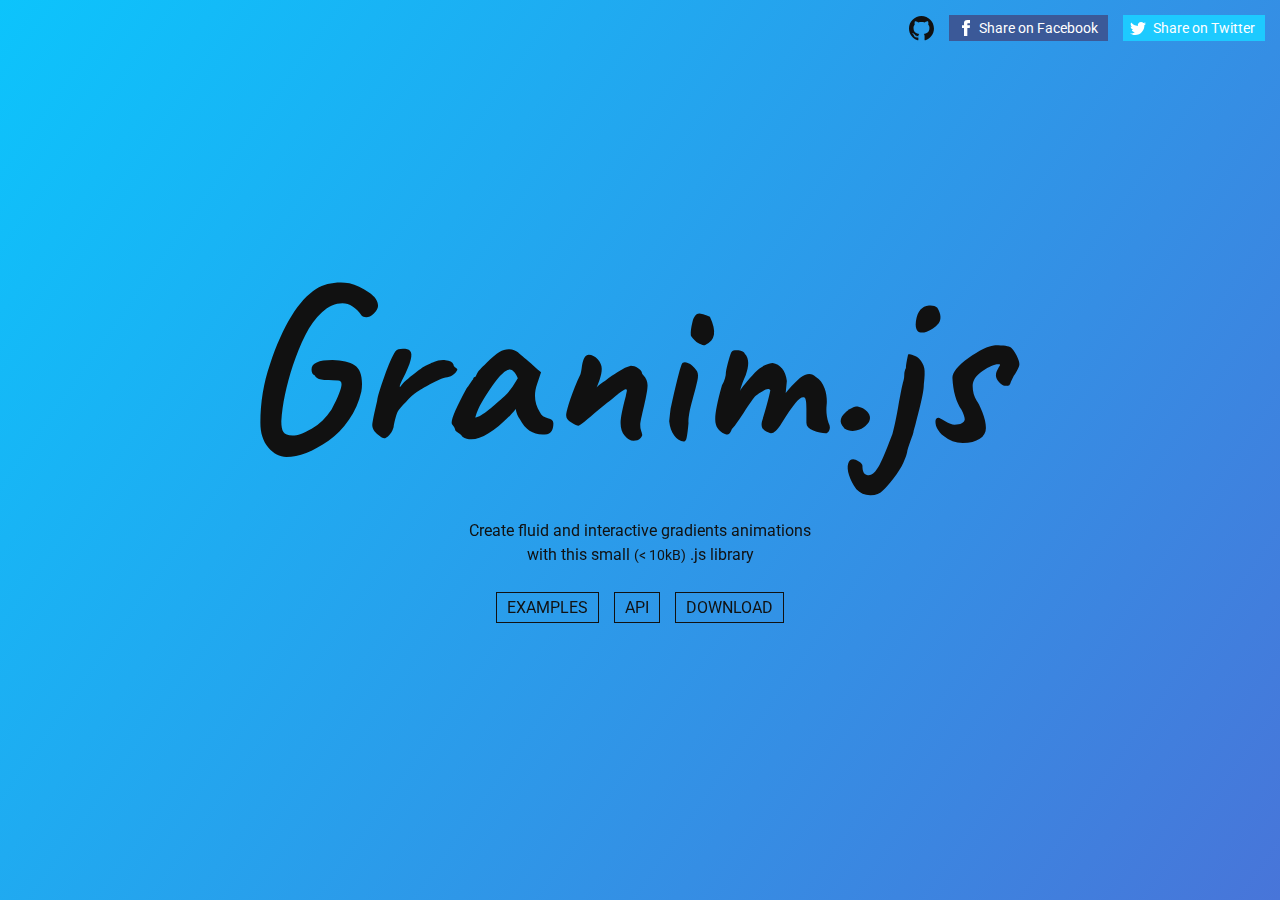
<file: granim.js-1.0.6/docs/index.html>
<!DOCTYPE html>
<html lang="en">
  <head>
    <title>Granim.js</title>
    <meta name="description" content="Create fluid and interactive gradients animations in javascript with this small library.">
    <meta charset="UTF-8">
    <meta name="viewport" content="user-scalable=no, width=device-width, initial-scale=1, maximum-scale=1">
    <link type="text/css" rel="stylesheet" href="assets/css/style.css">
    <link type="text/css" rel="stylesheet" href="https://fonts.googleapis.com/css?family=Roboto:400,400italic,700">
    <link rel="icon" href="favicon.ico" type="image/x-icon">
    <!-- Facebook Metas-->
    <meta property="og:url" content="http://sarcadass.github.io/granim.js">
    <meta property="og:type" content="website">
    <meta property="og:title" content="Granim.js">
    <meta property="og:description" content="Create fluid and interactive gradients animations with this small (&lt; 10kB) .js library">
    <meta property="og:image" content="http://sarcadass.github.io/granim.js/assets/img/social-image.png">
    <!-- Twitter Metas-->
    <meta property="twitter:card" content="summary_large_image">
    <meta property="twitter:creator" content="@Sarcadass">
    <meta property="twitter:title" content="Granim.js">
    <meta property="twitter:description" content="Create fluid and interactive gradients animations with this small (&lt; 10kB) .js library">
    <meta property="twitter:image" content="http://sarcadass.github.io/granim.js/assets/img/social-image.png">
    <meta property="twitter:image:width" content="1200">
    <meta property="twitter:image:height" content="630">
  </head>
  <body class="home">
    <div id="canvas-wrapper">
      <canvas id="granim-canvas"></canvas>
      <div class="content-wrapper">
        <div class="description-wrapper">
          <h1 class="title" title="granim.js"><svg xmlns="http://www.w3.org/2000/svg" viewBox="0 0 396.3 113.8">
<g>
<path d="M62.977,14.366c0,1.281-0.72,2.58-2.16,3.9c-1.44,1.32-2.741,1.98-3.9,1.98c-1.161,0-1.941-0.24-2.34-0.72
c-2.96-4.32-6.281-6.48-9.96-6.48c-3.681,0-7.2,1.56-10.56,4.68c-3.36,3.12-6.24,7.041-8.64,11.76c-2.4,4.721-4.521,9.92-6.36,15.6
c-3.44,10.481-5.441,20.082-6,28.801c0,2.561,0.36,4.439,1.08,5.64c0.72,1.2,2.299,1.8,4.74,1.8c2.439,0,5.719-1.18,9.84-3.54
c4.119-2.358,7.54-5.659,10.26-9.899c3.439-6.48,5.16-10.84,5.16-13.08c0-1.279-0.6-1.92-1.8-1.92c-4.001,0-6.881-0.16-8.64-0.48
c-1.761-0.318-2.921-1.08-3.48-2.279c-1.041-0.319-1.56-1.279-1.56-2.881c0-3.279,3.6-4.92,10.8-4.92
c5.04,0.161,8.838,1.041,11.4,2.641c2.559,1.601,3.84,4.841,3.84,9.72c0,1.44-0.12,2.76-0.36,3.96
c-1.2,5.279-3.36,10.14-6.48,14.58c-3.12,4.439-6.6,8.021-10.44,10.74c-8.082,5.598-15.321,8.398-21.72,8.398
c-3.521,0-6.641-1.619-9.36-4.859c-2.721-3.24-4.08-7.5-4.08-12.779c0-10.561,1.639-20.6,4.92-30.12
c6.799-20.16,14.799-33.16,24-39c3.439-2.16,7.639-3.24,12.6-3.24c1.279,0,2.76,0.12,4.44,0.36c3.36,0.881,6.66,2.4,9.9,4.56
C61.357,9.446,62.977,11.807,62.977,14.366z"/>
    <path d="M75.815,36.566c1.759,0,2.959,0.32,3.601,0.96c1.759,1.521,0.519,6.401-3.721,14.64c-1.361,2.721-1.8,4.08-1.319,4.08
    c0.879-1.519,3.019-3.6,6.42-6.24c3.399-2.64,5.538-4.179,6.42-4.619c0.879-0.439,1.818-0.859,2.82-1.26
c0.999-0.4,1.578-0.641,1.739-0.721c1.759-0.879,3.76-1.219,6-1.02c2.239,0.2,3.601,0.899,4.08,2.1c0,0.801,0.48,1.439,1.44,1.92
l0.6,0.721c0,0.641-0.561,1.46-1.68,2.459c-1.121,1.002-2.28,1.541-3.48,1.62c-1.199,0.081-2.621,0.501-4.26,1.261
c-1.641,0.761-3.221,1.56-4.74,2.399c-1.521,0.84-2.66,1.481-3.42,1.92c-0.761,0.44-1.74,1.021-2.939,1.74
c-2.241,1.521-4.241,3.32-6,5.399c-2.16,2.16-3.401,3.561-3.721,4.201c-0.561,0.561-1.14,2.021-1.74,4.379
c-0.6,2.361-0.9,3.822-0.9,4.381c-0.321,1.28-0.92,2.501-1.8,3.66c-0.881,1.16-1.74,1.859-2.58,2.1s-1.941-0.24-3.3-1.44
c-2.48-1.839-3.581-3.819-3.3-5.94c0.279-2.118,1.099-6.06,2.46-11.819c0.24-2.16,1.5-6.42,3.78-12.78
c2.28-6.359,4.179-10.659,5.7-12.9C72.774,36.968,74.054,36.566,75.815,36.566z"/>
    <path d="M102.815,78.566c0-0.721-0.521-1.72-1.561-3c-1.199-1.2,1.279-7.439,7.44-18.721c0.479-0.479,1.099-1.319,1.86-2.52
    c0.759-1.199,1.26-1.879,1.5-2.04c0-0.318,0.119-0.618,0.359-0.899c0.24-0.279,0.52-0.42,0.84-0.42l0.96-1.92
c0.319-0.721,1.879-2.439,4.681-5.16c2.799-2.719,5.04-4.6,6.72-5.641c1.68-1.039,3.399-1.519,5.16-1.439
c1.759,0.08,3.279,0.641,4.56,1.68c0.16,0.24,0.679,0.681,1.561,1.32c1.519,1.199,4.92,4.16,10.2,8.88l-2.04,6
c-1.842,5.28-1.361,10.16,1.439,14.64c0.799,1.68,2.16,2.682,4.08,3c1.92,0.32,2.88,1.2,2.88,2.641c0,3.281-1.08,5.16-3.24,5.64
c-6.239,0.881-10.92-1.681-14.04-7.681c-1.121-1.518-1.841-3.279-2.159-5.279c-0.561,0.801-1.481,1.841-2.761,3.119
c-10.88,11.041-19.121,14.761-24.72,11.16c-0.24-0.479-0.921-1.119-2.04-1.92C103.374,79.207,102.815,78.728,102.815,78.566z
    M131.015,47.246c-2.961,0-7.842,5.721-14.641,17.16c-1.2,1.92-2.279,4.439-3.239,7.561c1.278,0.16,3.759-1.279,7.439-4.32
c0.72-0.64,1.699-1.479,2.94-2.52c1.239-1.039,2.139-1.801,2.699-2.281c0.56-0.479,1.279-1.119,2.16-1.92
c1.519-1.518,2.88-3.158,4.08-4.92l2.641-4.319C133.734,48.728,132.375,47.246,131.015,47.246z"/>
    <path d="M190.415,46.286l3-0.96c1.2,0,2.46,0.42,3.779,1.26c1.32,0.84,1.98,1.701,1.98,2.58c0,0.24,0.24,0.561,0.72,0.961
    c1.44,1.52,2.16,3.281,2.16,5.279c0,2-0.62,5.58-1.86,10.74c-1.241,5.16-1.88,8.34-1.92,9.54c-0.041,1.2,0.12,2.28,0.48,3.239
c0.36,0.961,0.54,1.662,0.54,2.101c0,0.44-0.36,1.04-1.08,1.8c-0.72,0.762-1.86,1.141-3.42,1.141c-1.561,0-3.061-0.859-4.5-2.58
c-1.44-1.72-2.16-3.88-2.16-6.48c0-2.599,0.88-7.18,2.64-13.74c0.079-0.479,0.16-0.9,0.24-1.26c0.079-0.359,0.139-0.639,0.18-0.84
c0.04-0.199,0.079-0.379,0.12-0.54c0.04-0.159,0.061-0.379,0.061-0.66c0-0.279-0.161-0.42-0.48-0.42c-0.32,0-0.821,0.2-1.5,0.601
c-0.681,0.4-1.319,0.84-1.92,1.319c-0.6,0.479-1.439,1.181-2.52,2.101s-2.021,1.66-2.82,2.22c-0.801,0.561-2.48,1.92-5.04,4.079
c-6.561,5.682-10.14,8.521-10.74,8.521c-0.6,0-1.8-0.559-3.6-1.68c-1.8-1.12-2.7-2.341-2.7-3.66s0.72-4.14,2.16-8.46
s3.159-8.56,5.16-12.721c0.24-0.479,0.52-1.959,0.84-4.439c0.64-3.84,1.8-5.76,3.479-5.76c1.681,0,3.22,0.801,4.62,2.4
c1.399,1.601,2.101,3.221,2.101,4.859c0,1.641-0.381,3.561-1.141,5.76c-0.761,2.201-1.301,3.501-1.619,3.9
c0.159-0.078,0.398-0.279,0.72-0.6c0.799-0.799,2.079-1.76,3.84-2.881c2.479-1.839,4.56-3.279,6.24-4.319L190.415,46.286z"/>
    <path d="M219.575,44.727c0.479-1.2,1.56-1.5,3.239-0.9c1.681,0.6,3.12,1.82,4.32,3.66c0.799,0.881,1.099,2.181,0.9,3.9
    c-0.201,1.721-1.101,5.399-2.7,11.039c-1.602,5.641-2.321,9.822-2.16,12.541c-0.32,3.6-0.642,6.08-0.96,7.439
c-0.32,1.361-0.801,2-1.44,1.92c-1.92,0-3.581-0.999-4.979-3c-1.4-1.998-2.262-4.479-2.58-7.439c0.318-3.04,0.559-5.199,0.72-6.48
C216.734,54.687,218.615,47.127,219.575,44.727z M228.695,18.326c0.879,0,2.719,0.561,5.52,1.68c3.6,7.521,2.8,12.36-2.4,14.52
    c-0.561,0.401-1.319,0.281-2.279-0.36c-0.801-0.078-1.86-0.76-3.181-2.039c-1.319-1.279-1.979-2.12-1.979-2.521
c-0.161-1.759,0.12-4.06,0.84-6.9C225.934,19.868,227.093,18.407,228.695,18.326z"/>
    <path d="M293.975,80.127c-1.92,0-4.062-0.46-6.42-1.381c-2.361-0.918-3.54-2.26-3.54-4.02v-7.44c0-3.198-0.281-5.04-0.84-5.521
    c-1.2-0.639-2.802,0.262-4.801,2.701c-2,2.441-4.361,5.9-7.08,10.379c-2.72,4.482-4.961,6.121-6.72,4.92
c-3.041-0.959-4.2-2.879-3.479-5.76c2.079-6.799,3.52-12.159,4.319-16.08c-0.641-1.038-1.961-0.879-3.96,0.48
c-0.239,0.161-0.62,0.401-1.14,0.721c-0.521,0.32-0.96,0.6-1.32,0.84c-0.359,0.239-0.779,0.561-1.26,0.959
c-0.881,0.882-2.9,3.741-6.06,8.58c-3.162,4.842-5.181,7.621-6.061,8.34c-0.561,1.44-1.08,2.341-1.56,2.701
c-0.48,0.359-1.161,0.341-2.04-0.061c-3.36-1.439-5.04-3.939-5.04-7.5c0-3.559,1.158-9.42,3.479-17.58
c1.359-2.479,2.04-4.8,2.04-6.96c0.24-1.519,0.721-3.579,1.44-6.181c0.72-2.598,1.239-4.02,1.56-4.26
c0.559-0.639,1.72-0.858,3.48-0.66c1.759,0.201,2.88,0.822,3.359,1.86c2.08,2.16,2.2,5.841,0.36,11.04
c-0.96,2.001-1.961,4.68-3,8.04c0.96-1.68,3.52-4.8,7.68-9.36c1.44-1.599,3.061-2.838,4.86-3.72c1.8-0.879,3.259-1.319,4.38-1.319
c1.92,0.32,3.54,1.26,4.86,2.819c1.319,1.56,2.14,3.702,2.46,6.421l-0.601,6.239c1.84-2.479,4.279-5.079,7.32-7.8
c3.36-2.56,6.12-2.719,8.28-0.48c1.999,1.121,3.499,3.081,4.5,5.881c0.999,2.801,1.339,5.721,1.02,8.76c-0.32,3.041,0,6.041,0.96,9
c0.799,1.439,0.939,2.699,0.42,3.779C295.314,79.586,294.695,80.127,293.975,80.127z"/>
    <path d="M306.213,67.766c1.519-0.959,2.68-1.458,3.479-1.5c0.799-0.039,1.96,0.262,3.48,0.9c2.719,1.68,3.919,3.54,3.6,5.58
    c-0.32,2.04-2.081,3.861-5.279,5.46c-3.12,1.122-5.761,0.882-7.921-0.72C300.373,74.447,301.252,71.207,306.213,67.766z"/>
    <path d="M308.133,93.566c0.72,0,1.7,0.359,2.939,1.08c1.241,0.719,1.86,1.479,1.86,2.279c0,2.959,0.761,4.52,2.28,4.68
    c1.839,0.641,3.639-0.439,5.399-3.24c1.279-1.602,3.88-7.559,7.8-17.879c0.799-2.719,1.759-7.219,2.881-13.5
c1.119-6.279,1.839-10.08,2.159-11.4c0.319-1.32,0.58-2.358,0.78-3.119c0.199-0.76,0.3-1.681,0.3-2.761
c0-1.079,0.279-2.179,0.84-3.3c0-0.96,0.181-2.319,0.54-4.08c0.36-1.759,0.54-2.68,0.54-2.76c0.319-0.318,1.2-0.22,2.641,0.3
c1.439,0.521,2.479,1.101,3.12,1.74c1.439,1.601,2.319,3.239,2.64,4.92c0.318,1.68,0.24,4.44-0.24,8.28
c0,2.399-0.62,6.06-1.859,10.979c-1.241,4.92-2.001,7.94-2.28,9.06c-0.281,1.122-0.54,2.061-0.78,2.82
c-0.24,0.762-0.381,1.341-0.42,1.74c-0.041,0.401-0.561,1.98-1.56,4.74c-1.002,2.76-1.581,4.699-1.74,5.82
c-0.161,1.119-0.801,2.918-1.92,5.398c-1.121,2.479-2.861,5.24-5.221,8.281c-2.36,3.039-4.101,4.998-5.22,5.879
c-1.68,1.84-3.921,2.719-6.72,2.641c-2.8-0.08-5.16-1.121-7.08-3.121c-1.759-2.398-3.019-4.82-3.78-7.26
c-0.759-2.441-0.919-4.42-0.479-5.939C305.994,94.324,306.854,93.566,308.133,93.566z M340.533,22.286
    c0.799-5.04,3.04-7.719,6.721-8.04c1.839-0.159,3.279,0.201,4.319,1.08c1.92,3.201,2.16,5.88,0.721,8.04
c-1.921,2.16-3.981,3.6-6.181,4.32c-2.201,0.72-3.78,0.6-4.74-0.36C340.492,26.288,340.212,24.607,340.533,22.286z"/>
    <path d="M389.552,35.846c1,0.801,1.98,2.201,2.94,4.201s1.439,3.479,1.439,4.439c0,1.041-0.96,3.041-2.88,6
    c-1.04,2.081-1.58,3.221-1.62,3.42c-0.041,0.201-0.119,0.42-0.239,0.66s-0.201,0.381-0.24,0.42c-0.041,0.041-0.12,0.141-0.24,0.3
c-0.12,0.161-0.221,0.24-0.3,0.24c-0.081,0-0.18,0.041-0.3,0.12c-0.12,0.08-0.24,0.08-0.36,0c-0.12-0.079-0.581-0.1-1.38-0.061
c-0.801,0.041-1.761-0.539-2.88-1.74c-1.121-1.199-1.68-2.399-1.68-3.6c0-1.199,0.359-2.358,1.079-3.48
c0.721-1.119,1.08-1.779,1.08-1.979c0-0.198-0.359-0.3-1.08-0.3c-1.92,0-4.58,1.16-7.979,3.48c-3.401,2.32-5.1,4.9-5.1,7.739
c0,2.841,0.72,5.421,2.159,7.74c0.64,0.642,1.579,2.54,2.82,5.7c1.239,3.161,1.86,5.9,1.86,8.22c0,2.321-1.062,4.2-3.181,5.64
c-2.12,1.44-5.04,2.16-8.76,2.16s-7.001-1.199-9.84-3.6c-2.841-2.4-4.26-4.879-4.26-7.439c0-1.359,0.559-2.041,1.68-2.041
c0.318,0.081,1.44,0.701,3.36,1.86c1.92,1.161,3.52,1.74,4.8,1.74c3.198,0,4.959-0.88,5.28-2.64c0-1.12-0.561-2.8-1.681-5.041
c-2.801-4.158-4.361-9.678-4.68-16.56c0-2.8,2.76-6.198,8.28-10.2c5.52-3.999,10.119-6.199,13.8-6.6
C385.851,34.646,388.551,35.047,389.552,35.846z"/>
</g>
</svg>
<span>Granim.js</span>
          </h1>
          <p class="description">
            Create fluid and interactive gradients animations<br>
            with this small <span class="app-size">(< 10kB)</span> .js library
          </p>
        </div>
        <nav><a class="link" id="dark-state" href="examples.html">Examples</a><a class="link" id="light-state" href="api.html">API</a><a class="link" id="green-state" href="https://github.com/sarcadass/granim.js/releases" target="_blank" rel="external">Download</a></nav>
      </div>
    </div>
    <div id="social-wrapper"><a class="github" href="https://github.com/sarcadass/granim.js" target="_blank" title="Github" rel="external"><svg xmlns="http://www.w3.org/2000/svg" viewBox="0 0 25 25">
    <g>
        <path fill-rule="evenodd" clip-rule="evenodd" fill="#221E1B" d="M12.476,0C5.587,0,0,5.586,0,12.476
		c0,5.512,3.575,10.189,8.533,11.842c0.623,0.113,0.853-0.271,0.853-0.604c0-0.296-0.011-1.279-0.017-2.32
		c-3.471,0.754-4.203-1.473-4.203-1.473c-0.568-1.444-1.386-1.827-1.386-1.827c-1.132-0.772,0.085-0.758,0.085-0.758
		c1.253,0.088,1.913,1.286,1.913,1.286c1.113,1.908,2.919,1.356,3.631,1.039c0.112-0.81,0.435-1.358,0.791-1.67
		c-2.771-0.315-5.684-1.385-5.684-6.167c0-1.362,0.487-2.475,1.286-3.349c-0.13-0.314-0.558-1.582,0.121-3.301
		c0,0,1.047-0.336,3.432,1.278c0.995-0.276,2.062-0.415,3.122-0.419c1.061,0.004,2.129,0.143,3.125,0.419
		c2.384-1.614,3.43-1.278,3.43-1.278c0.68,1.719,0.25,2.987,0.122,3.301c0.801,0.874,1.283,1.986,1.283,3.349
		c0,4.792-2.918,5.847-5.696,6.157c0.447,0.385,0.847,1.146,0.847,2.309c0,1.671-0.015,3.015-0.015,3.424
		c0,0.333,0.224,0.723,0.855,0.602c4.957-1.652,8.526-6.329,8.526-11.84C24.953,5.586,19.365,0,12.476,0z"/>
        <path fill="#221E1B" d="M4.726,17.914c-0.028,0.062-0.124,0.081-0.213,0.037c-0.091-0.04-0.142-0.124-0.113-0.188
		c0.028-0.063,0.125-0.082,0.214-0.038C4.705,17.766,4.757,17.852,4.726,17.914L4.726,17.914z M4.572,17.8"/>
        <path fill="#221E1B" d="M5.231,18.477c-0.059,0.057-0.176,0.031-0.255-0.058c-0.081-0.086-0.096-0.202-0.036-0.256
		c0.061-0.058,0.173-0.033,0.256,0.055C5.277,18.306,5.293,18.421,5.231,18.477L5.231,18.477z M5.112,18.351"/>
        <path fill="#221E1B" d="M5.723,19.195c-0.076,0.055-0.201,0.003-0.278-0.105c-0.077-0.112-0.077-0.245,0.001-0.298
		c0.078-0.055,0.201-0.006,0.279,0.103C5.801,19.009,5.801,19.142,5.723,19.195L5.723,19.195z M5.723,19.195"/>
        <path fill="#221E1B" d="M6.397,19.892c-0.069,0.074-0.214,0.055-0.321-0.049c-0.108-0.102-0.14-0.245-0.072-0.319
		c0.07-0.076,0.216-0.054,0.324,0.048C6.437,19.673,6.469,19.815,6.397,19.892L6.397,19.892z M6.397,19.892"/>
        <path fill="#221E1B" d="M7.328,20.294c-0.031,0.097-0.171,0.141-0.313,0.101c-0.141-0.043-0.233-0.158-0.205-0.256
		c0.029-0.099,0.171-0.146,0.313-0.101C7.263,20.08,7.355,20.194,7.328,20.294L7.328,20.294z M7.328,20.294"/>
        <path fill="#221E1B" d="M8.347,20.368c0.004,0.102-0.116,0.188-0.264,0.189c-0.149,0.005-0.271-0.079-0.272-0.181
		c0-0.104,0.117-0.188,0.267-0.19C8.226,20.185,8.347,20.266,8.347,20.368L8.347,20.368z M8.347,20.368"/>
        <path fill="#221E1B" d="M9.297,20.206c0.018,0.1-0.084,0.203-0.232,0.231c-0.145,0.025-0.279-0.036-0.297-0.135
		C8.749,20.2,8.856,20.097,8.999,20.07C9.147,20.044,9.279,20.104,9.297,20.206L9.297,20.206z M9.297,20.206"/>
    </g>
</svg>
</a><a class="cta-social cta-facebook" href="http://www.facebook.com/sharer.php?u=http://sarcadass.github.io/granim.js" target="_blank" rel="external">
        <svg version="1.1" xmlns="http://www.w3.org/2000/svg" x="0px" y="0px" width="16px" height="16px" viewBox="0 0 16 16" enable-background="new 0 0 16 16" xml:space="preserve">
<path d="M8,5.333H6V8h2v8h3.334V8h2.428L14,5.333h-2.666V4.222c0-0.637,0.127-0.889,0.742-0.889H14V0h-2.539
	C9.064,0,8,1.055,8,3.077V5.333z"/>
</svg>
        Share on Facebook</a><a class="cta-social cta-twitter" href="https://twitter.com/share?text=Create%20fluid%20and%20interactive%20gradients%20animations%20with%20this%20small%20%28&lt;%2010kB%29%20.js%20library&amp;via=Sarcadass&amp;url=http%3A%2F%2Fsarcadass.github.io%2Fgranim.js" target="_blank" rel="external">
        <svg version="1.1" xmlns="http://www.w3.org/2000/svg"x="0px" y="0px" width="16px" height="16px" viewBox="0 0 16 16" enable-background="new 0 0 16 16" xml:space="preserve">
<path d="M16,3.538c-0.588,0.261-1.221,0.437-1.885,0.516c0.677-0.406,1.198-1.049,1.442-1.816c-0.634,0.376-1.337,0.65-2.084,0.797
	c-0.599-0.638-1.452-1.037-2.396-1.037c-2.119,0-3.676,1.977-3.198,4.03c-2.727-0.137-5.146-1.444-6.765-3.43
	c-0.86,1.475-0.446,3.405,1.016,4.383C1.592,6.964,1.085,6.817,0.644,6.571C0.607,8.092,1.698,9.514,3.276,9.83
	C2.814,9.956,2.308,9.985,1.793,9.887C2.21,11.19,3.422,12.14,4.86,12.166c-1.38,1.082-3.119,1.565-4.86,1.36
	C1.453,14.458,3.179,15,5.032,15c6.094,0,9.539-5.146,9.33-9.763C15.003,4.774,15.561,4.195,16,3.538z"/>
</svg>
        Share on Twitter</a></div>
    <script src="assets/js/vendor/jquery-3.1.0.min.js"></script>
    <script src="assets/js/vendor/granim.min.js"></script>
    <script type="text/javascript">var pageId = 'homepage';</script>
    <script src="assets/js/script.js"></script>
    <script type="text/javascript">
      (function(i,s,o,g,r,a,m){i['GoogleAnalyticsObject']=r;i[r]=i[r]||function(){
      (i[r].q=i[r].q||[]).push(arguments)},i[r].l=1*new Date();a=s.createElement(o),
      m=s.getElementsByTagName(o)[0];a.async=1;a.src=g;m.parentNode.insertBefore(a,m)
      })(window,document,'script','https://www.google-analytics.com/analytics.js','ga');
      ga('create', 'UA-83387901-1', 'auto');
      ga('send', 'pageview');
    </script>
  </body>
</html>
</file>
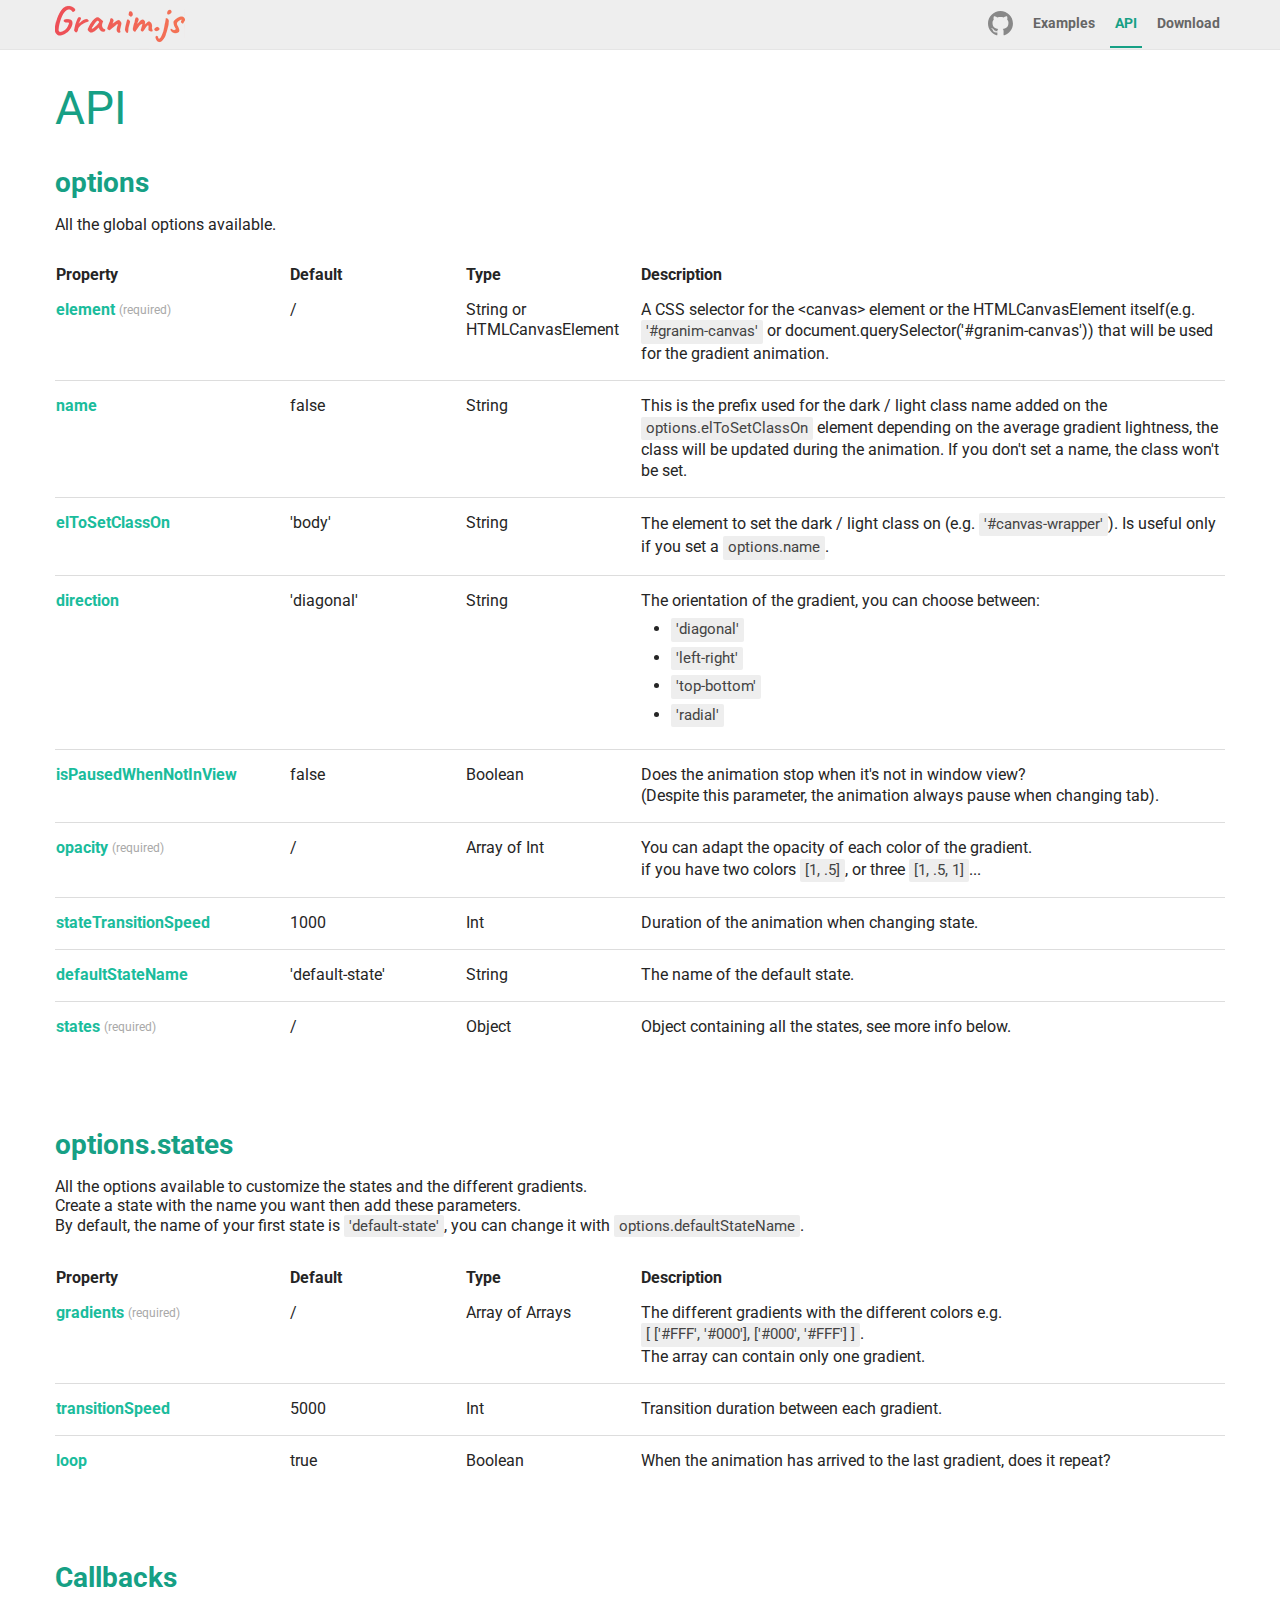
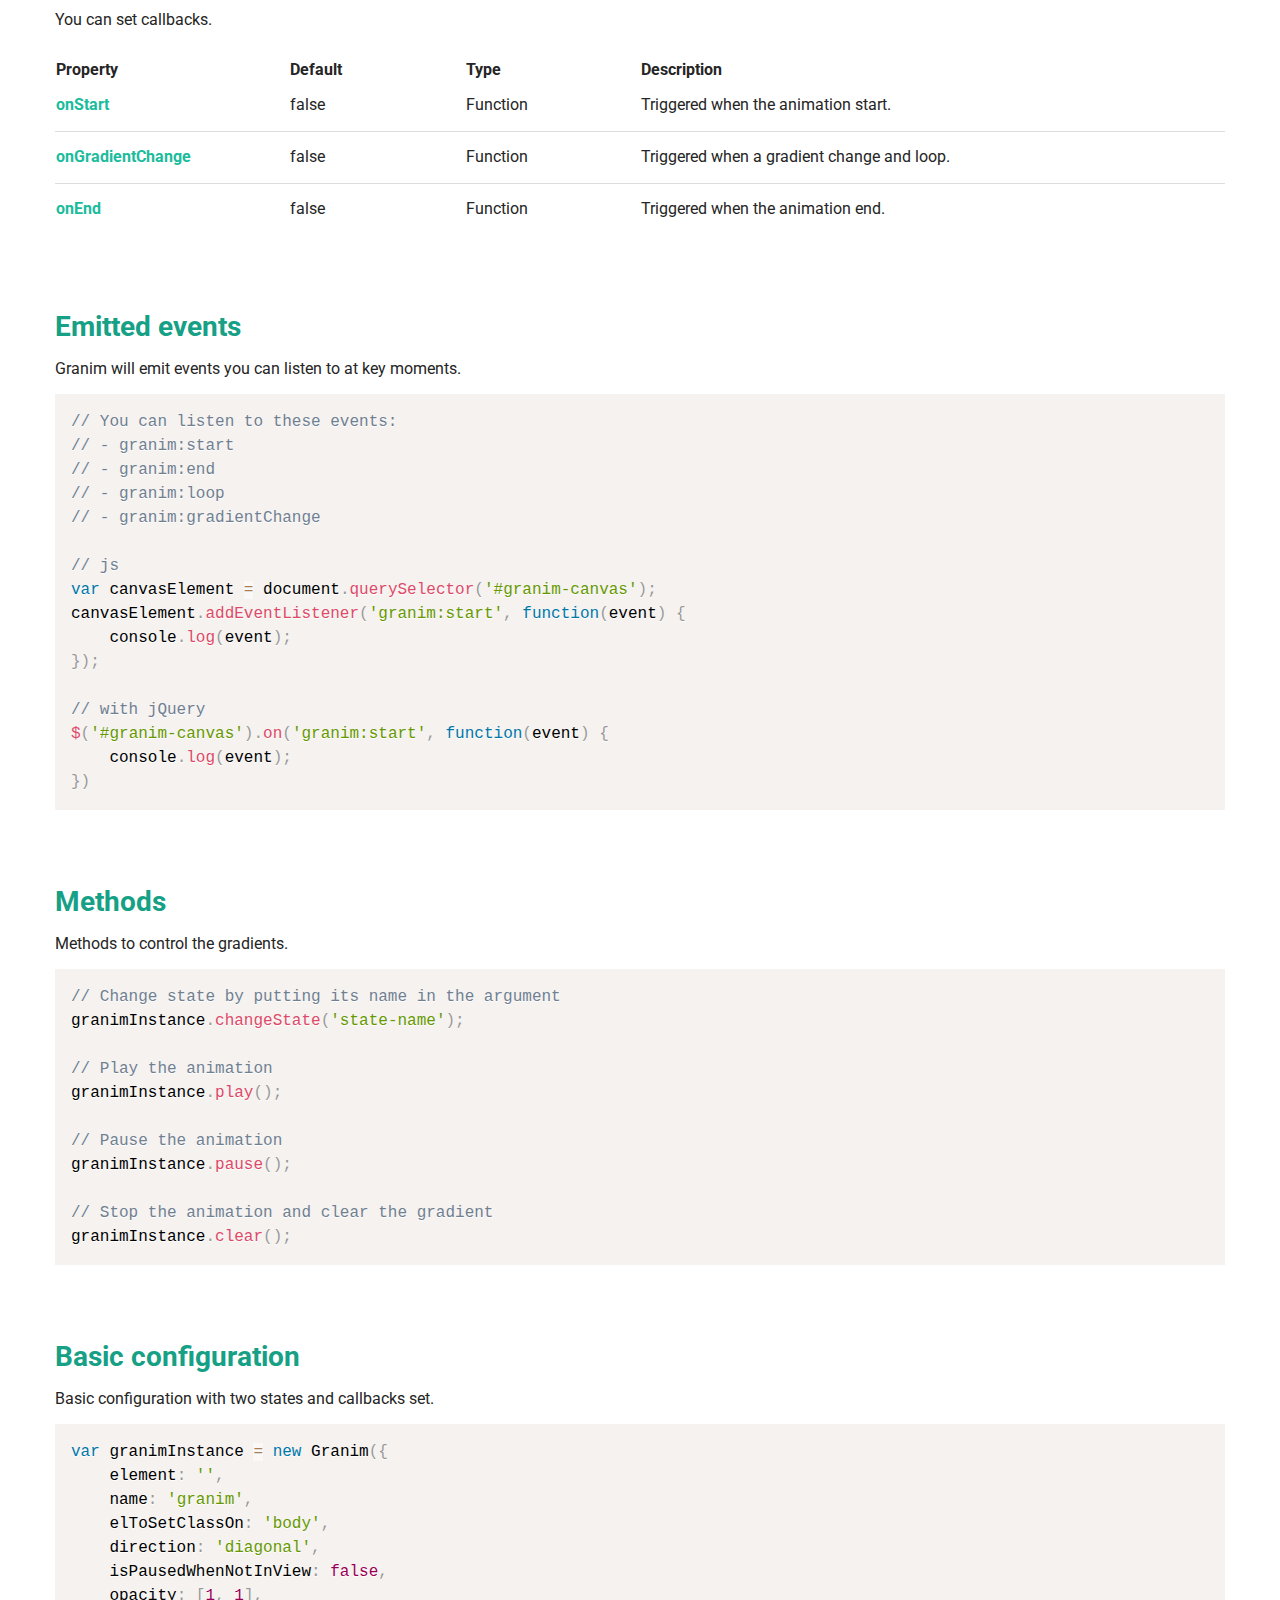
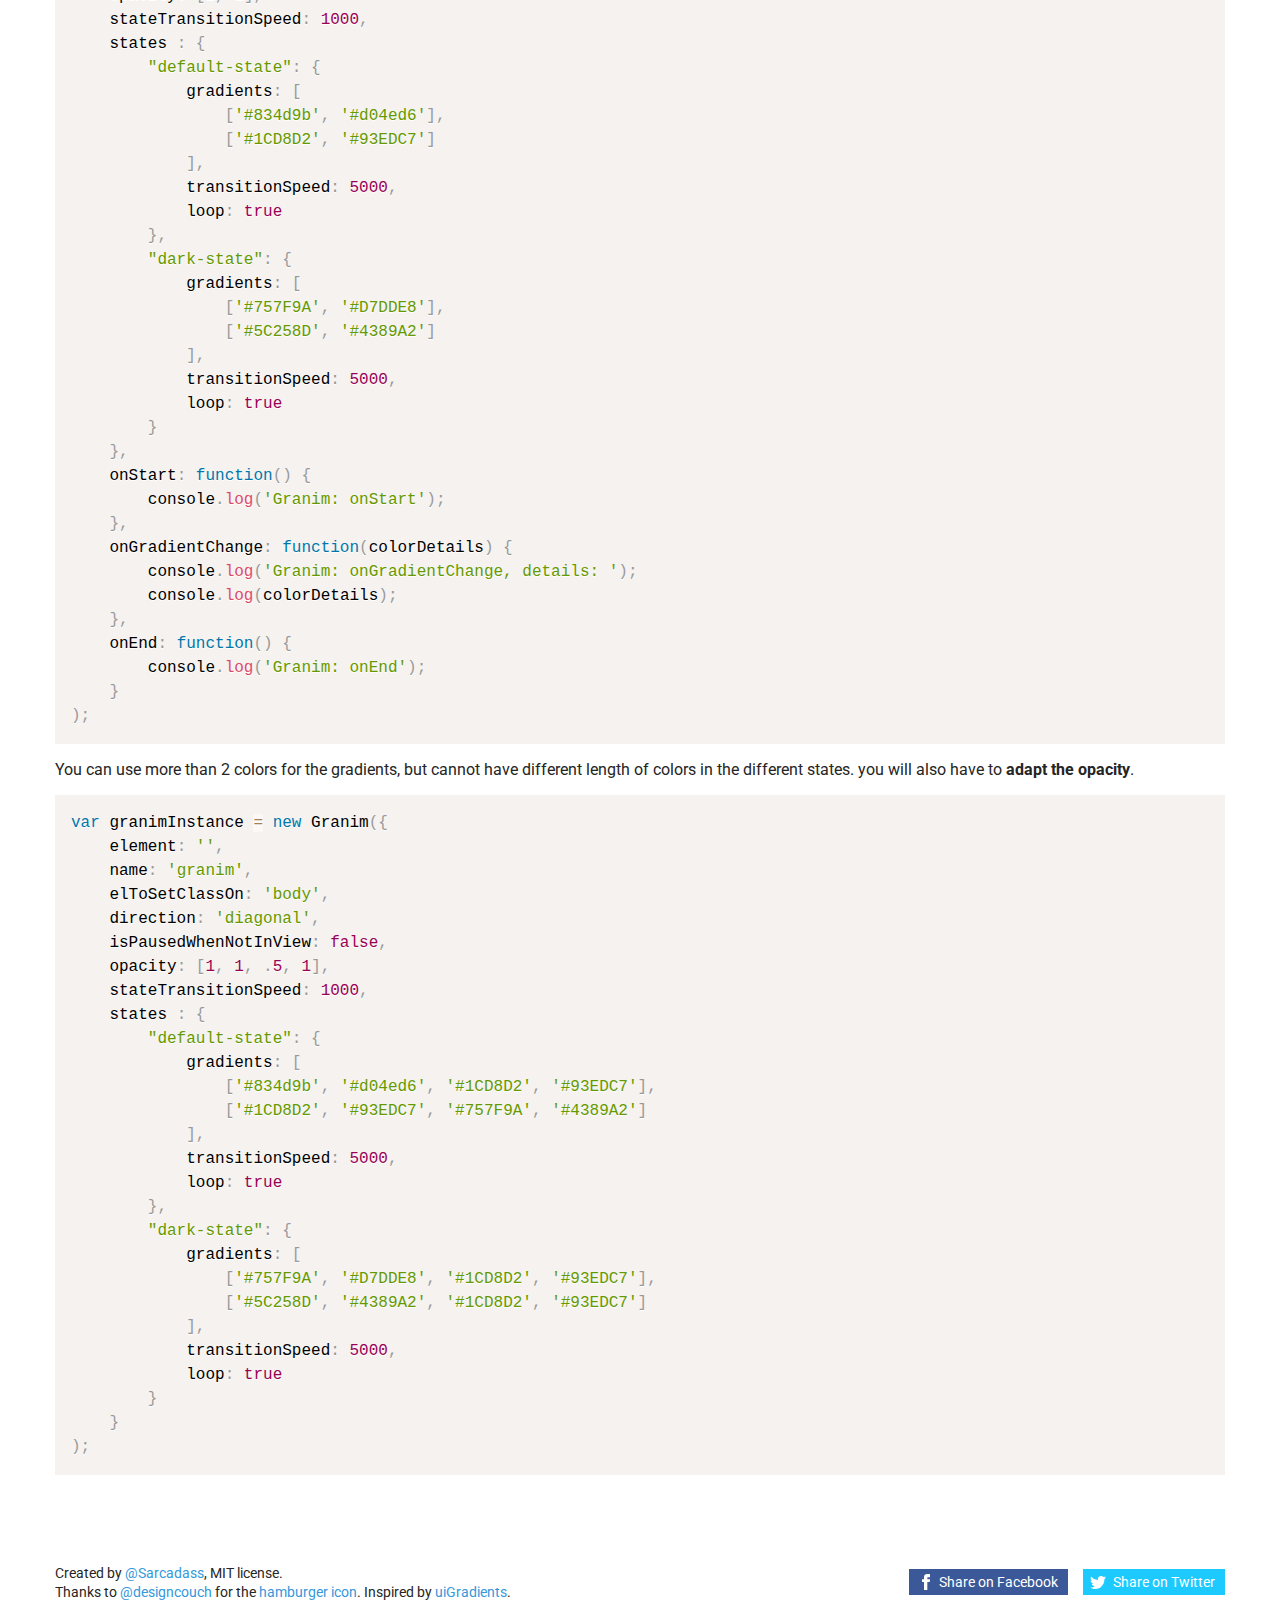
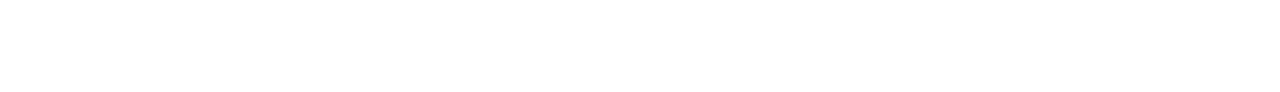
<file: granim.js-1.0.6/docs/api.html>
<!DOCTYPE html>
<html lang="en">
  <head>
    <title>API | Granim.js</title>
    <meta name="description" content="API for granim.js. Gradients animations in javascript.">
    <meta charset="UTF-8">
    <meta name="viewport" content="user-scalable=no, width=device-width, initial-scale=1, maximum-scale=1">
    <link type="text/css" rel="stylesheet" href="assets/css/style.css">
    <link type="text/css" rel="stylesheet" href="https://fonts.googleapis.com/css?family=Roboto:400,400italic,700">
    <link rel="icon" href="favicon.ico" type="image/x-icon">
    <!-- Facebook Metas-->
    <meta property="og:url" content="http://sarcadass.github.io/granim.js">
    <meta property="og:type" content="website">
    <meta property="og:title" content="Granim.js">
    <meta property="og:description" content="Create fluid and interactive gradients animations with this small (&lt; 10kB) .js library">
    <meta property="og:image" content="http://sarcadass.github.io/granim.js/assets/img/social-image.png">
    <!-- Twitter Metas-->
    <meta property="twitter:card" content="summary_large_image">
    <meta property="twitter:creator" content="@Sarcadass">
    <meta property="twitter:title" content="Granim.js">
    <meta property="twitter:description" content="Create fluid and interactive gradients animations with this small (&lt; 10kB) .js library">
    <meta property="twitter:image" content="http://sarcadass.github.io/granim.js/assets/img/social-image.png">
    <meta property="twitter:image:width" content="1200">
    <meta property="twitter:image:height" content="630">
    <link type="text/css" rel="stylesheet" href="assets/css/prism.css">
  </head>
  <body class="api">
    <header class="main-header">
      <div class="container clearfix">
        <div class="bloc-logo">
          <canvas id="logo-canvas"></canvas><a class="logo-mask" href="index.html">Granim.js</a>
        </div>
        <div class="main-nav">
          <div class="hamburger-icon"><span></span><span></span><span></span><span></span><span></span><span></span></div>
          <nav>
            <ul class="clearfix">
              <li><a class="text" href="https://github.com/sarcadass/granim.js/releases" target="_blank" rel="external">Download</a></li>
              <li><a class="text active" href="api.html">API</a></li>
              <li><a class="text" href="examples.html">Examples</a></li>
              <li><a class="github" href="https://github.com/sarcadass/granim.js" target="_blank" title="Github" rel="external"><svg xmlns="http://www.w3.org/2000/svg" viewBox="0 0 25 25">
    <g>
        <path fill-rule="evenodd" clip-rule="evenodd" fill="#221E1B" d="M12.476,0C5.587,0,0,5.586,0,12.476
		c0,5.512,3.575,10.189,8.533,11.842c0.623,0.113,0.853-0.271,0.853-0.604c0-0.296-0.011-1.279-0.017-2.32
		c-3.471,0.754-4.203-1.473-4.203-1.473c-0.568-1.444-1.386-1.827-1.386-1.827c-1.132-0.772,0.085-0.758,0.085-0.758
		c1.253,0.088,1.913,1.286,1.913,1.286c1.113,1.908,2.919,1.356,3.631,1.039c0.112-0.81,0.435-1.358,0.791-1.67
		c-2.771-0.315-5.684-1.385-5.684-6.167c0-1.362,0.487-2.475,1.286-3.349c-0.13-0.314-0.558-1.582,0.121-3.301
		c0,0,1.047-0.336,3.432,1.278c0.995-0.276,2.062-0.415,3.122-0.419c1.061,0.004,2.129,0.143,3.125,0.419
		c2.384-1.614,3.43-1.278,3.43-1.278c0.68,1.719,0.25,2.987,0.122,3.301c0.801,0.874,1.283,1.986,1.283,3.349
		c0,4.792-2.918,5.847-5.696,6.157c0.447,0.385,0.847,1.146,0.847,2.309c0,1.671-0.015,3.015-0.015,3.424
		c0,0.333,0.224,0.723,0.855,0.602c4.957-1.652,8.526-6.329,8.526-11.84C24.953,5.586,19.365,0,12.476,0z"/>
        <path fill="#221E1B" d="M4.726,17.914c-0.028,0.062-0.124,0.081-0.213,0.037c-0.091-0.04-0.142-0.124-0.113-0.188
		c0.028-0.063,0.125-0.082,0.214-0.038C4.705,17.766,4.757,17.852,4.726,17.914L4.726,17.914z M4.572,17.8"/>
        <path fill="#221E1B" d="M5.231,18.477c-0.059,0.057-0.176,0.031-0.255-0.058c-0.081-0.086-0.096-0.202-0.036-0.256
		c0.061-0.058,0.173-0.033,0.256,0.055C5.277,18.306,5.293,18.421,5.231,18.477L5.231,18.477z M5.112,18.351"/>
        <path fill="#221E1B" d="M5.723,19.195c-0.076,0.055-0.201,0.003-0.278-0.105c-0.077-0.112-0.077-0.245,0.001-0.298
		c0.078-0.055,0.201-0.006,0.279,0.103C5.801,19.009,5.801,19.142,5.723,19.195L5.723,19.195z M5.723,19.195"/>
        <path fill="#221E1B" d="M6.397,19.892c-0.069,0.074-0.214,0.055-0.321-0.049c-0.108-0.102-0.14-0.245-0.072-0.319
		c0.07-0.076,0.216-0.054,0.324,0.048C6.437,19.673,6.469,19.815,6.397,19.892L6.397,19.892z M6.397,19.892"/>
        <path fill="#221E1B" d="M7.328,20.294c-0.031,0.097-0.171,0.141-0.313,0.101c-0.141-0.043-0.233-0.158-0.205-0.256
		c0.029-0.099,0.171-0.146,0.313-0.101C7.263,20.08,7.355,20.194,7.328,20.294L7.328,20.294z M7.328,20.294"/>
        <path fill="#221E1B" d="M8.347,20.368c0.004,0.102-0.116,0.188-0.264,0.189c-0.149,0.005-0.271-0.079-0.272-0.181
		c0-0.104,0.117-0.188,0.267-0.19C8.226,20.185,8.347,20.266,8.347,20.368L8.347,20.368z M8.347,20.368"/>
        <path fill="#221E1B" d="M9.297,20.206c0.018,0.1-0.084,0.203-0.232,0.231c-0.145,0.025-0.279-0.036-0.297-0.135
		C8.749,20.2,8.856,20.097,8.999,20.07C9.147,20.044,9.279,20.104,9.297,20.206L9.297,20.206z M9.297,20.206"/>
    </g>
</svg>
</a></li>
            </ul>
          </nav>
        </div>
      </div>
    </header>
    <div class="main-content">
      <div class="container bloc">
        <h1>API</h1>
        <h2>options</h2>
        <p>All the global options available.</p>
        <table class="api-list">
          <thead>
            <tr>
              <th>Property</th>
              <th>Default</th>
              <th>Type</th>
              <th>Description</th>
            </tr>
          </thead>
          <tbody>
            <tr>
              <td>element <span class="required">(required)</span></td>
              <td>/</td>
              <td>String or HTMLCanvasElement</td>
              <td>
                A CSS selector for the &lt;canvas&gt; element or the HTMLCanvasElement itself(e.g. <span class="snippet">'#granim-canvas'</span> or document.querySelector('#granim-canvas'))
                that will be used for the gradient animation.
              </td>
            </tr>
            <tr>
              <td>name</td>
              <td>false</td>
              <td>String</td>
              <td>
                This is the prefix used for the dark / light class name added
                on the <span class="snippet">options.elToSetClassOn</span> element depending on the average gradient lightness,
                the class will be updated during the animation.
                If you don't set a name, the class won't be set.
              </td>
            </tr>
            <tr>
              <td>elToSetClassOn</td>
              <td>'body'</td>
              <td>String</td>
              <td>
                The element to set the dark / light class on (e.g. <span class="snippet">'#canvas-wrapper'</span>).
                Is useful only if you set a <span class="snippet">options.name</span>.
              </td>
            </tr>
            <tr>
              <td>direction</td>
              <td>'diagonal'</td>
              <td>String</td>
              <td>The orientation of the gradient, you can choose between:
                <ul>
                  <li><span class="snippet">'diagonal'</span></li>
                  <li><span class="snippet">'left-right'</span></li>
                  <li><span class="snippet">'top-bottom'</span></li>
                  <li><span class="snippet">'radial'</span></li>
                </ul>
              </td>
            </tr>
            <tr>
              <td>isPausedWhenNotInView</td>
              <td>false</td>
              <td>Boolean</td>
              <td>
                Does the animation stop when it's not in window view?<br>
                (Despite this parameter, the animation always pause
                when changing tab).
              </td>
            </tr>
            <tr>
              <td>opacity <span class="required">(required)</span></td>
              <td>/</td>
              <td>Array of Int</td>
              <td>
                You can adapt the opacity of each color of the gradient.<br>
                if you have two colors <span class="snippet">[1, .5]</span>,
                or three <span class="snippet">[1, .5, 1]</span>...
              </td>
            </tr>
            <tr>
              <td>stateTransitionSpeed</td>
              <td>1000</td>
              <td>Int</td>
              <td>Duration of the animation when changing state.</td>
            </tr>
            <tr>
              <td>defaultStateName</td>
              <td>'default-state'</td>
              <td>String</td>
              <td>The name of the default state.</td>
            </tr>
            <tr>
              <td>states <span class="required">(required)</span></td>
              <td>/</td>
              <td>Object</td>
              <td>Object containing all the states, see more info below.</td>
            </tr>
          </tbody>
        </table>
      </div>
      <div class="container bloc">
        <h2>options.states</h2>
        <p>
          All the options available to customize the states and
          the different gradients.<br>
          Create a state with the name you want then add these parameters.<br>
          By default, the name of your first state is <span class="snippet">'default-state'</span>, you can change it with <span class="snippet">options.defaultStateName</span>.
        </p>
        <table class="api-list">
          <thead>
            <tr>
              <th>Property</th>
              <th>Default</th>
              <th>Type</th>
              <th>Description</th>
            </tr>
          </thead>
          <tbody>
            <tr>
              <td>gradients <span class="required">(required)</span></td>
              <td>/</td>
              <td>Array of Arrays</td>
              <td>
                The different gradients with the different colors
                e.g. <span class="snippet">[ ['#FFF', '#000'],
                ['#000', '#FFF'] ]</span>.<br>
                The array can contain only one gradient.
              </td>
            </tr>
            <tr>
              <td>transitionSpeed</td>
              <td>5000</td>
              <td>Int</td>
              <td>Transition duration between each gradient.</td>
            </tr>
            <tr>
              <td>loop</td>
              <td>true</td>
              <td>Boolean</td>
              <td>When the animation has arrived to the last gradient, does it repeat?</td>
            </tr>
          </tbody>
        </table>
      </div>
      <div class="container bloc">
        <h2>Callbacks</h2>
        <p>You can set callbacks.</p>
        <table class="api-list">
          <thead>
            <tr>
              <th>Property</th>
              <th>Default</th>
              <th>Type</th>
              <th>Description</th>
            </tr>
          </thead>
          <tbody>
            <tr>
              <td>onStart</td>
              <td>false</td>
              <td>Function</td>
              <td>Triggered when the animation start.</td>
            </tr>
            <tr>
              <td>onGradientChange</td>
              <td>false</td>
              <td>Function</td>
              <td>Triggered when a gradient change and loop.</td>
            </tr>
            <tr>
              <td>onEnd</td>
              <td>false</td>
              <td>Function</td>
              <td>Triggered when the animation end.</td>
            </tr>
          </tbody>
        </table>
      </div>
      <div class="container bloc">
        <h2>Emitted events</h2>
        <p>Granim will emit events you can listen to at key moments.</p>
        <pre><code class="language-js">// You can listen to these events:
// - granim:start
// - granim:end
// - granim:loop
// - granim:gradientChange
<br>
// js
var canvasElement = document.querySelector('#granim-canvas');
canvasElement.addEventListener('granim:start', function(event) {
    console.log(event);
});
<br>
// with jQuery
$('#granim-canvas').on('granim:start', function(event) {
    console.log(event);
})</code></pre>
      </div>
      <div class="container bloc">
        <h2>Methods</h2>
        <p>Methods to control the gradients.</p>
        <pre><code class="language-js">// Change state by putting its name in the argument
granimInstance.changeState('state-name');
<br>
// Play the animation
granimInstance.play();
<br>
// Pause the animation
granimInstance.pause();
<br>
// Stop the animation and clear the gradient
granimInstance.clear();</code></pre>
      </div>
      <div class="container bloc">
        <h2>Basic configuration</h2>
        <p>Basic configuration with two states and callbacks set.</p>
        <pre><code class="language-js">var granimInstance = new Granim({
    element: '',
    name: 'granim',
    elToSetClassOn: 'body',
    direction: 'diagonal',
    isPausedWhenNotInView: false,
    opacity: [1, 1],
    stateTransitionSpeed: 1000,
    states : {
        "default-state": {
            gradients: [
                ['#834d9b', '#d04ed6'],
                ['#1CD8D2', '#93EDC7']
            ],
            transitionSpeed: 5000,
            loop: true
        },
        "dark-state": {
            gradients: [
                ['#757F9A', '#D7DDE8'],
                ['#5C258D', '#4389A2']
            ],
            transitionSpeed: 5000,
            loop: true
        }
    },
    onStart: function() {
        console.log('Granim: onStart');
    },
    onGradientChange: function(colorDetails) {
        console.log('Granim: onGradientChange, details: ');
        console.log(colorDetails);
    },
    onEnd: function() {
        console.log('Granim: onEnd');
    }
);</code></pre>
        <p>
          You can use more than 2 colors for the gradients,
          but cannot have different length of colors in the
          different states. you will also have to
          <strong>adapt the opacity</strong>.
        </p>
        <pre><code class="language-js">var granimInstance = new Granim({
    element: '',
    name: 'granim',
    elToSetClassOn: 'body',
    direction: 'diagonal',
    isPausedWhenNotInView: false,
    opacity: [1, 1, .5, 1],
    stateTransitionSpeed: 1000,
    states : {
        "default-state": {
            gradients: [
                ['#834d9b', '#d04ed6', '#1CD8D2', '#93EDC7'],
                ['#1CD8D2', '#93EDC7', '#757F9A', '#4389A2']
            ],
            transitionSpeed: 5000,
            loop: true
        },
        "dark-state": {
            gradients: [
                ['#757F9A', '#D7DDE8', '#1CD8D2', '#93EDC7'],
                ['#5C258D', '#4389A2', '#1CD8D2', '#93EDC7']
            ],
            transitionSpeed: 5000,
            loop: true
        }
    }
);</code></pre>
      </div>
      <div class="footer container bloc clearfix">
        <p>
          Created by <a href="https://twitter.com/Sarcadass" target="_blank">@Sarcadass</a>,
          MIT license.<br>
          Thanks to <a href="https://twitter.com/designcouch" target="_blank">@designcouch</a>
          for the <a href="https://codepen.io/designcouch/pen/Atyop" target="_blank">hamburger icon</a>.
          Inspired by <a href="http://uigradients.com/" target="_blank">uiGradients</a>.
        </p>
        <div class="bloc-social"><a class="cta-social cta-facebook" href="http://www.facebook.com/sharer.php?u=http://sarcadass.github.io/granim.js" target="_blank">
            <svg version="1.1" xmlns="http://www.w3.org/2000/svg" x="0px" y="0px" width="16px" height="16px" viewBox="0 0 16 16" enable-background="new 0 0 16 16" xml:space="preserve">
<path d="M8,5.333H6V8h2v8h3.334V8h2.428L14,5.333h-2.666V4.222c0-0.637,0.127-0.889,0.742-0.889H14V0h-2.539
	C9.064,0,8,1.055,8,3.077V5.333z"/>
</svg>
            Share on Facebook</a><a class="cta-social cta-twitter" href="https://twitter.com/share?text=Create%20fluid%20and%20interactive%20gradients%20animations%20with%20this%20small%20%28&lt;%2010kB%29%20.js%20library&amp;via=Sarcadass&amp;url=http%3A%2F%2Fsarcadass.github.io%2Fgranim.js" target="_blank">
            <svg version="1.1" xmlns="http://www.w3.org/2000/svg"x="0px" y="0px" width="16px" height="16px" viewBox="0 0 16 16" enable-background="new 0 0 16 16" xml:space="preserve">
<path d="M16,3.538c-0.588,0.261-1.221,0.437-1.885,0.516c0.677-0.406,1.198-1.049,1.442-1.816c-0.634,0.376-1.337,0.65-2.084,0.797
	c-0.599-0.638-1.452-1.037-2.396-1.037c-2.119,0-3.676,1.977-3.198,4.03c-2.727-0.137-5.146-1.444-6.765-3.43
	c-0.86,1.475-0.446,3.405,1.016,4.383C1.592,6.964,1.085,6.817,0.644,6.571C0.607,8.092,1.698,9.514,3.276,9.83
	C2.814,9.956,2.308,9.985,1.793,9.887C2.21,11.19,3.422,12.14,4.86,12.166c-1.38,1.082-3.119,1.565-4.86,1.36
	C1.453,14.458,3.179,15,5.032,15c6.094,0,9.539-5.146,9.33-9.763C15.003,4.774,15.561,4.195,16,3.538z"/>
</svg>
            Share on Twitter</a></div>
      </div>
    </div>
    <script src="assets/js/vendor/jquery-3.1.0.min.js"></script>
    <script src="assets/js/vendor/granim.min.js"></script>
    <script src="assets/js/vendor/prism.js"></script>
    <script type="text/javascript">var pageId = 'api';</script>
    <script src="assets/js/script.js"></script>
    <script type="text/javascript">
      (function(i, s, o, g, r, a, m) {
          i['GoogleAnalyticsObject'] = r;
          i[r] = i[r] || function() {
                      (i[r].q = i[r].q || []).push(arguments)
                  }, i[r].l = 1 * new Date();
          a = s.createElement(o),
                  m = s.getElementsByTagName(o)[0];
          a.async = 1;
          a.src = g;
          m.parentNode.insertBefore(a, m)
      })(window, document, 'script', 'https://www.google-analytics.com/analytics.js', 'ga');
      ga('create', 'UA-83387901-1', 'auto');
      ga('send', 'pageview');
    </script>
  </body>
</html>
</file>
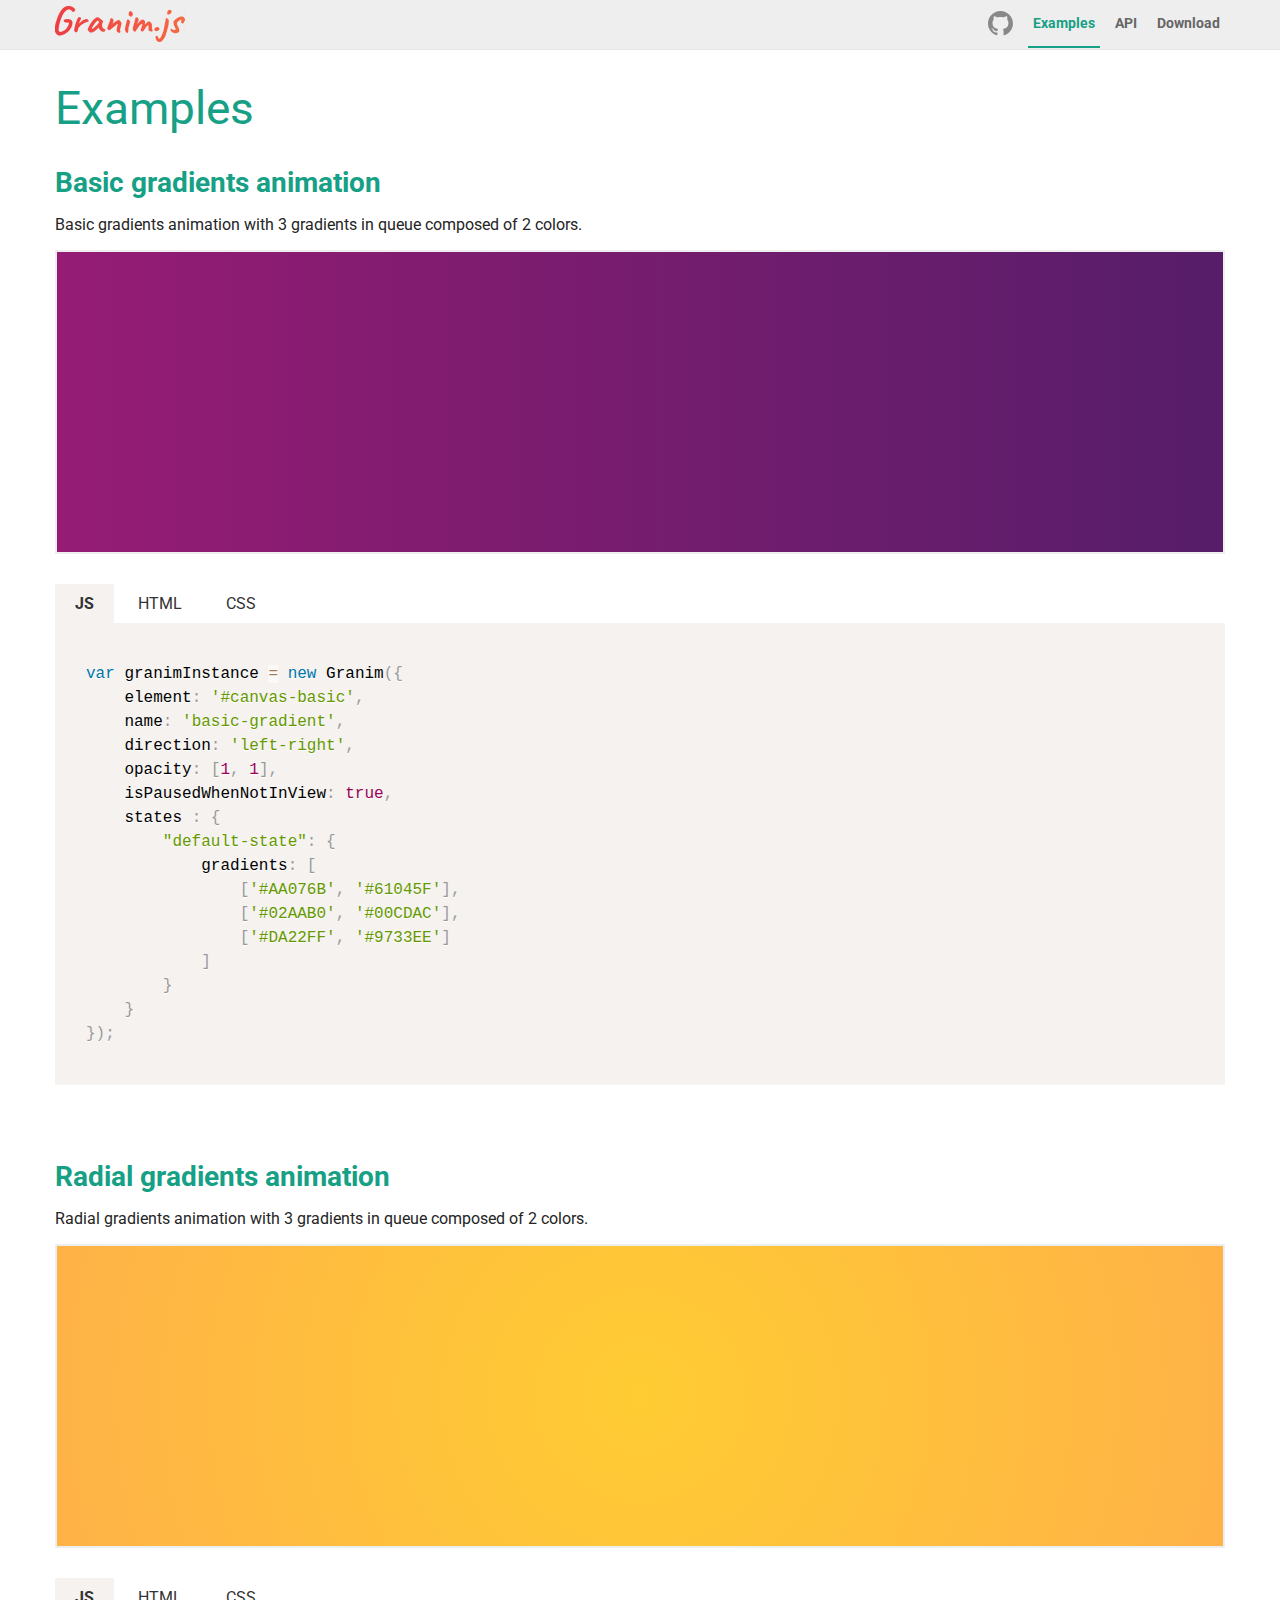
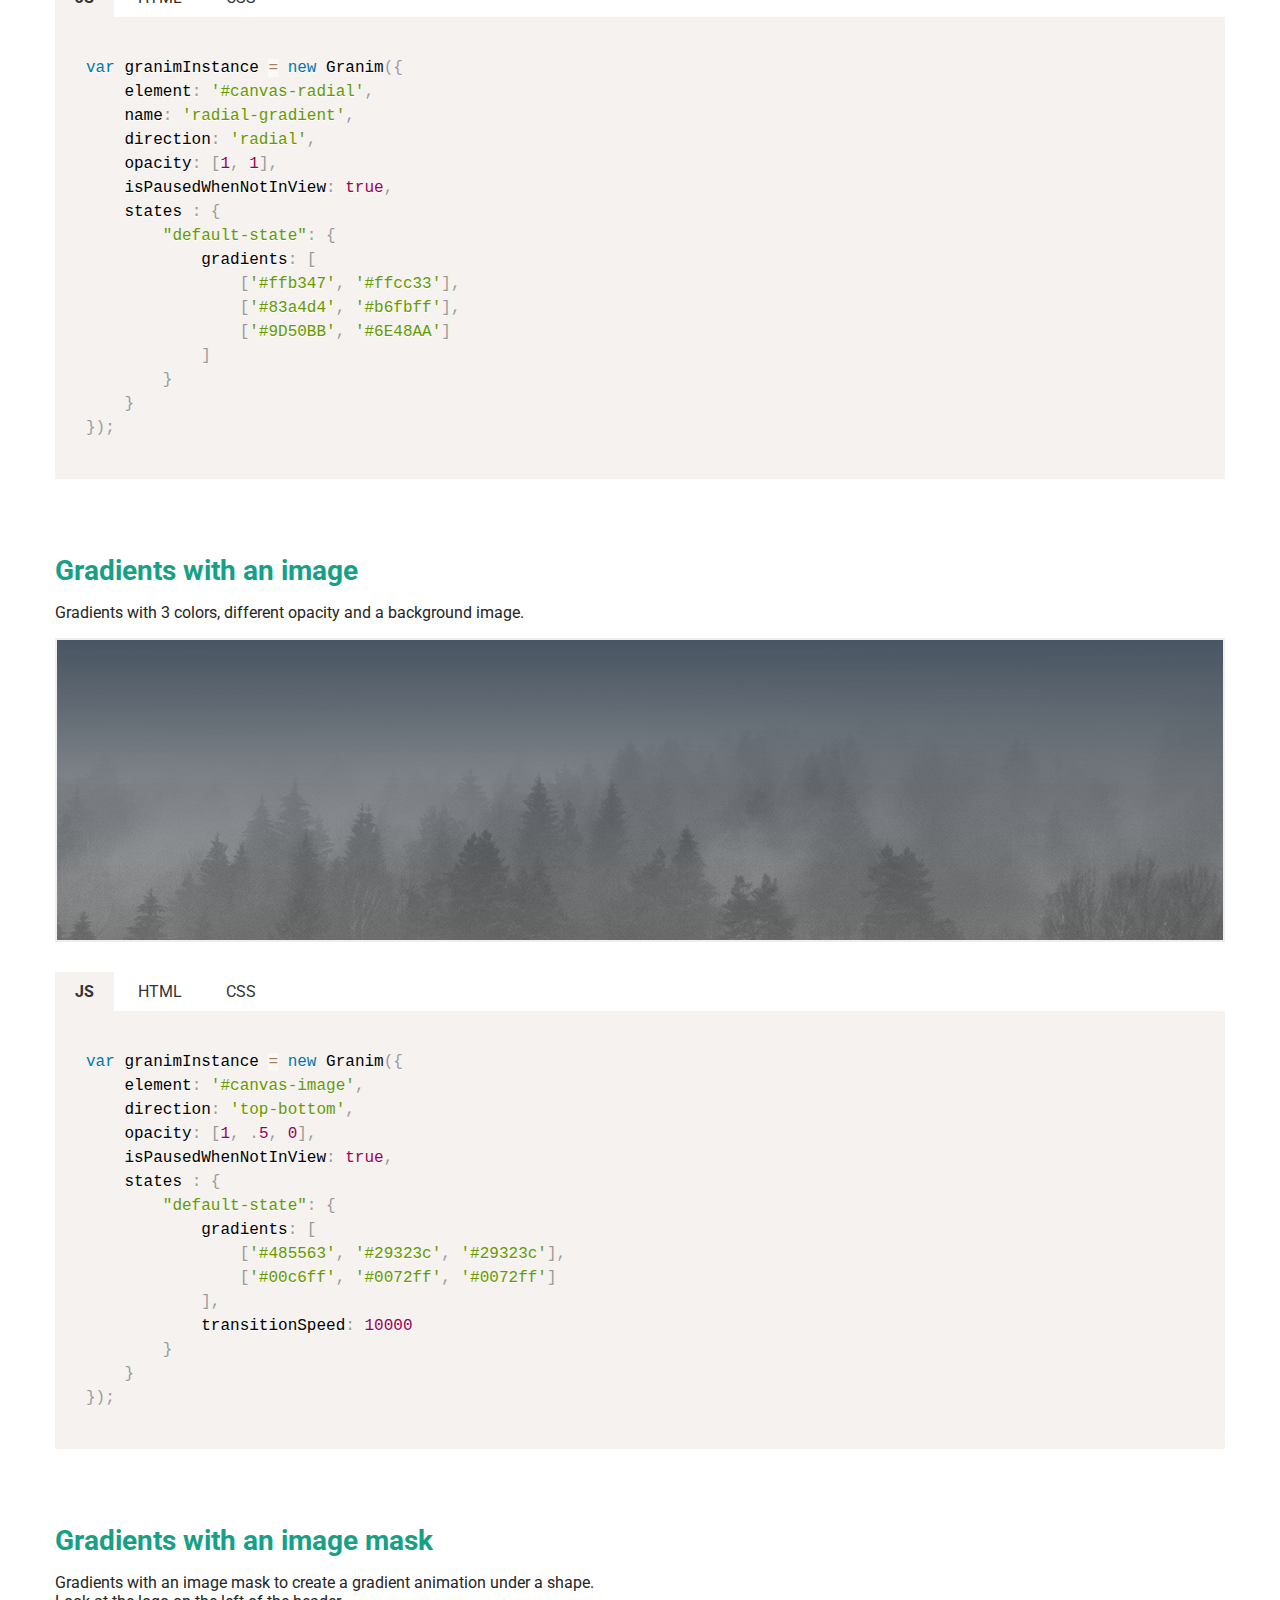
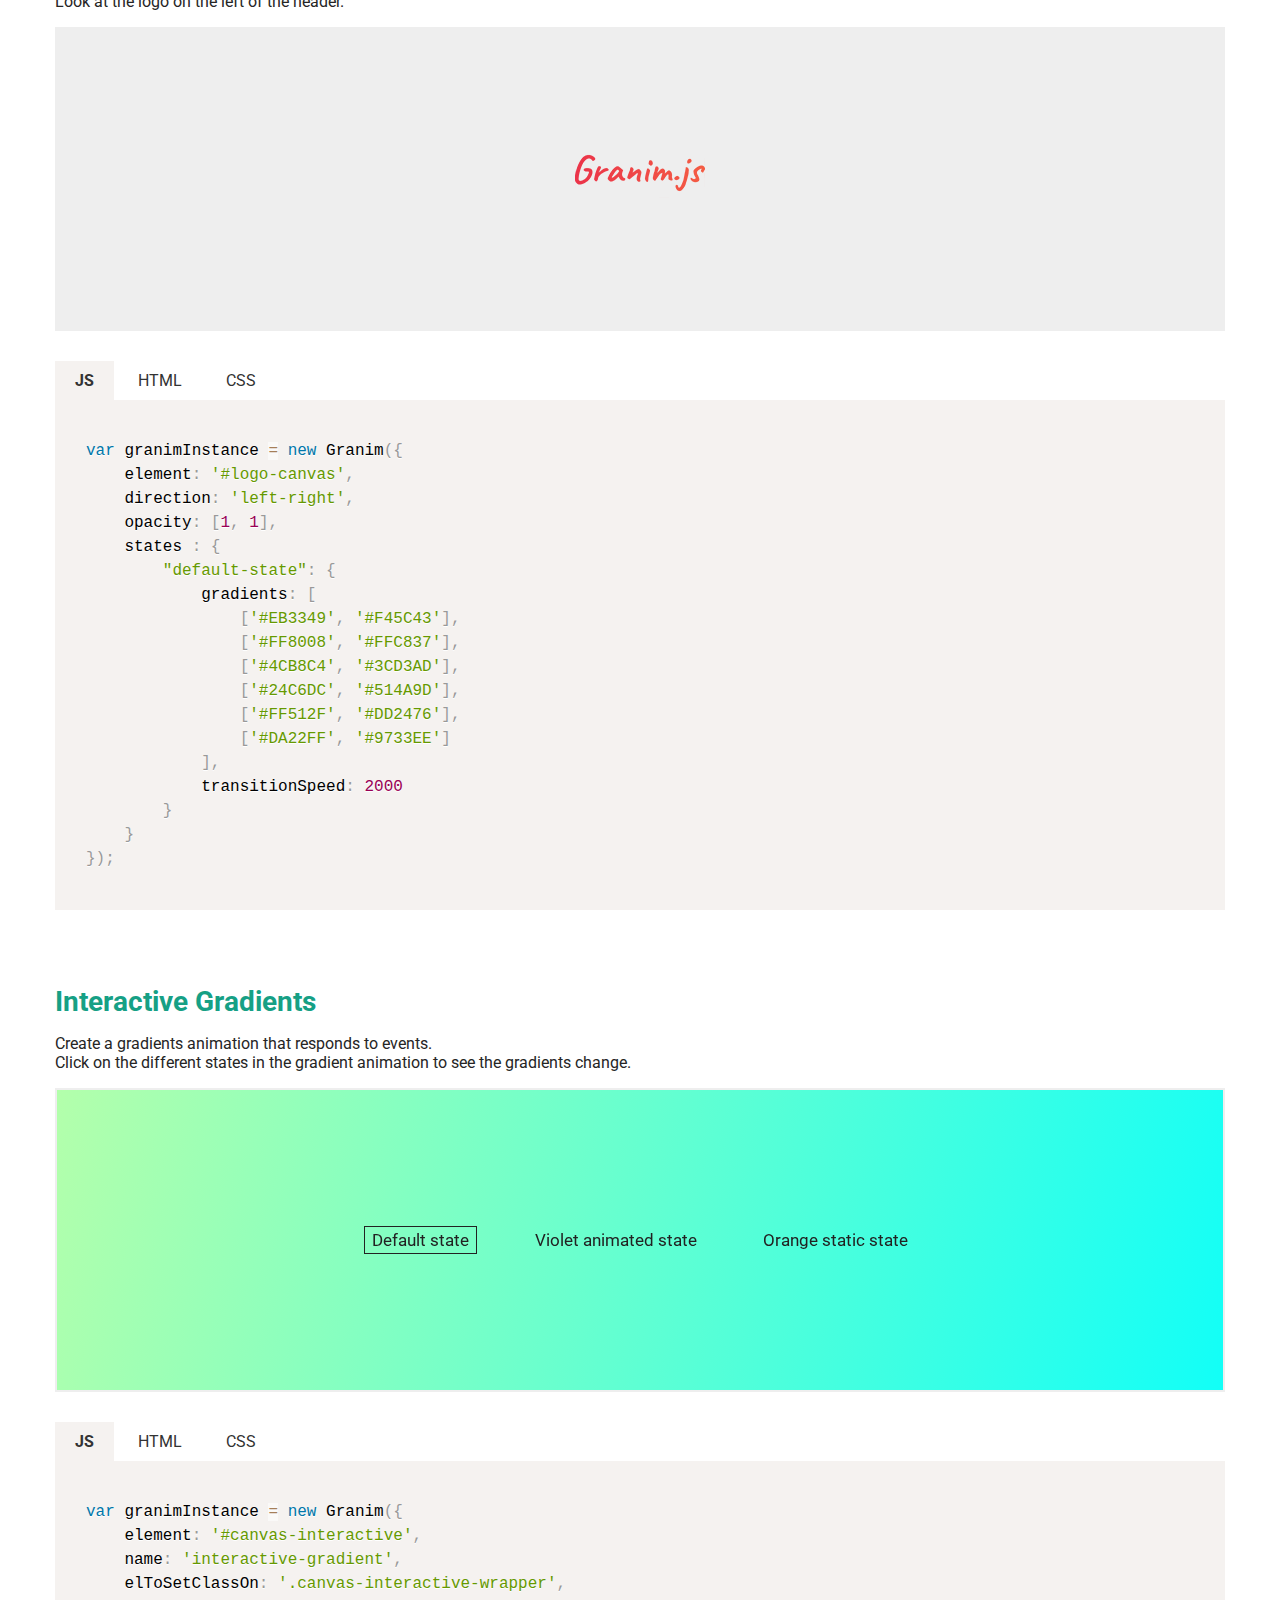
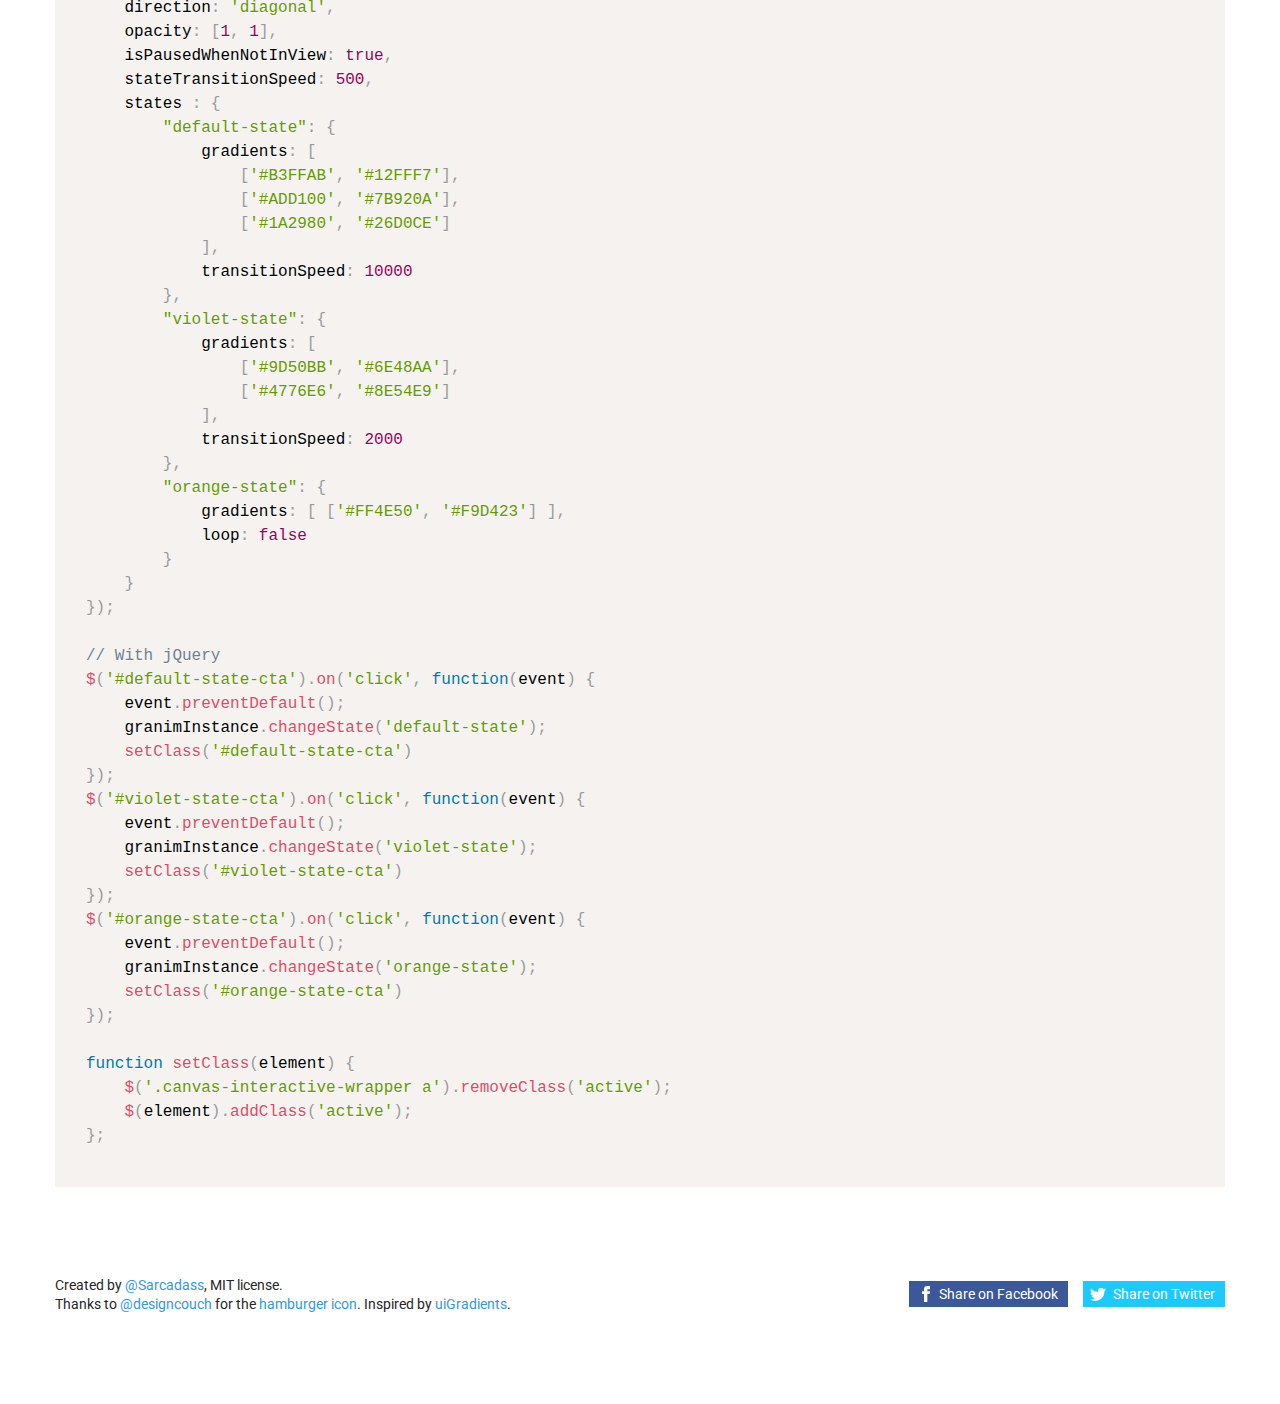
<file: granim.js-1.0.6/docs/examples.html>
<!DOCTYPE html>
<html lang="en">
  <head>
    <title>Examples | Granim.js</title>
    <meta name="description" content="Examples for granim.js. Gradients animations in javascript.">
    <meta charset="UTF-8">
    <meta name="viewport" content="user-scalable=no, width=device-width, initial-scale=1, maximum-scale=1">
    <link type="text/css" rel="stylesheet" href="assets/css/style.css">
    <link type="text/css" rel="stylesheet" href="https://fonts.googleapis.com/css?family=Roboto:400,400italic,700">
    <link rel="icon" href="favicon.ico" type="image/x-icon">
    <!-- Facebook Metas-->
    <meta property="og:url" content="http://sarcadass.github.io/granim.js">
    <meta property="og:type" content="website">
    <meta property="og:title" content="Granim.js">
    <meta property="og:description" content="Create fluid and interactive gradients animations with this small (&lt; 10kB) .js library">
    <meta property="og:image" content="http://sarcadass.github.io/granim.js/assets/img/social-image.png">
    <!-- Twitter Metas-->
    <meta property="twitter:card" content="summary_large_image">
    <meta property="twitter:creator" content="@Sarcadass">
    <meta property="twitter:title" content="Granim.js">
    <meta property="twitter:description" content="Create fluid and interactive gradients animations with this small (&lt; 10kB) .js library">
    <meta property="twitter:image" content="http://sarcadass.github.io/granim.js/assets/img/social-image.png">
    <meta property="twitter:image:width" content="1200">
    <meta property="twitter:image:height" content="630">
    <link type="text/css" rel="stylesheet" href="assets/css/prism.css">
  </head>
  <body class="examples">
    <header class="main-header">
      <div class="container clearfix">
        <div class="bloc-logo">
          <canvas id="logo-canvas"></canvas><a class="logo-mask" href="index.html">Granim.js</a>
        </div>
        <div class="main-nav">
          <div class="hamburger-icon"><span></span><span></span><span></span><span></span><span></span><span></span></div>
          <nav>
            <ul class="clearfix">
              <li><a class="text" href="https://github.com/sarcadass/granim.js/releases" about="_blank" rel="external">Download</a></li>
              <li><a class="text" href="api.html">API</a></li>
              <li><a class="text active" href="examples.html">Examples</a></li>
              <li><a class="github" href="https://github.com/sarcadass/granim.js" about="_blank" title="Github" rel="external"><svg xmlns="http://www.w3.org/2000/svg" viewBox="0 0 25 25">
    <g>
        <path fill-rule="evenodd" clip-rule="evenodd" fill="#221E1B" d="M12.476,0C5.587,0,0,5.586,0,12.476
		c0,5.512,3.575,10.189,8.533,11.842c0.623,0.113,0.853-0.271,0.853-0.604c0-0.296-0.011-1.279-0.017-2.32
		c-3.471,0.754-4.203-1.473-4.203-1.473c-0.568-1.444-1.386-1.827-1.386-1.827c-1.132-0.772,0.085-0.758,0.085-0.758
		c1.253,0.088,1.913,1.286,1.913,1.286c1.113,1.908,2.919,1.356,3.631,1.039c0.112-0.81,0.435-1.358,0.791-1.67
		c-2.771-0.315-5.684-1.385-5.684-6.167c0-1.362,0.487-2.475,1.286-3.349c-0.13-0.314-0.558-1.582,0.121-3.301
		c0,0,1.047-0.336,3.432,1.278c0.995-0.276,2.062-0.415,3.122-0.419c1.061,0.004,2.129,0.143,3.125,0.419
		c2.384-1.614,3.43-1.278,3.43-1.278c0.68,1.719,0.25,2.987,0.122,3.301c0.801,0.874,1.283,1.986,1.283,3.349
		c0,4.792-2.918,5.847-5.696,6.157c0.447,0.385,0.847,1.146,0.847,2.309c0,1.671-0.015,3.015-0.015,3.424
		c0,0.333,0.224,0.723,0.855,0.602c4.957-1.652,8.526-6.329,8.526-11.84C24.953,5.586,19.365,0,12.476,0z"/>
        <path fill="#221E1B" d="M4.726,17.914c-0.028,0.062-0.124,0.081-0.213,0.037c-0.091-0.04-0.142-0.124-0.113-0.188
		c0.028-0.063,0.125-0.082,0.214-0.038C4.705,17.766,4.757,17.852,4.726,17.914L4.726,17.914z M4.572,17.8"/>
        <path fill="#221E1B" d="M5.231,18.477c-0.059,0.057-0.176,0.031-0.255-0.058c-0.081-0.086-0.096-0.202-0.036-0.256
		c0.061-0.058,0.173-0.033,0.256,0.055C5.277,18.306,5.293,18.421,5.231,18.477L5.231,18.477z M5.112,18.351"/>
        <path fill="#221E1B" d="M5.723,19.195c-0.076,0.055-0.201,0.003-0.278-0.105c-0.077-0.112-0.077-0.245,0.001-0.298
		c0.078-0.055,0.201-0.006,0.279,0.103C5.801,19.009,5.801,19.142,5.723,19.195L5.723,19.195z M5.723,19.195"/>
        <path fill="#221E1B" d="M6.397,19.892c-0.069,0.074-0.214,0.055-0.321-0.049c-0.108-0.102-0.14-0.245-0.072-0.319
		c0.07-0.076,0.216-0.054,0.324,0.048C6.437,19.673,6.469,19.815,6.397,19.892L6.397,19.892z M6.397,19.892"/>
        <path fill="#221E1B" d="M7.328,20.294c-0.031,0.097-0.171,0.141-0.313,0.101c-0.141-0.043-0.233-0.158-0.205-0.256
		c0.029-0.099,0.171-0.146,0.313-0.101C7.263,20.08,7.355,20.194,7.328,20.294L7.328,20.294z M7.328,20.294"/>
        <path fill="#221E1B" d="M8.347,20.368c0.004,0.102-0.116,0.188-0.264,0.189c-0.149,0.005-0.271-0.079-0.272-0.181
		c0-0.104,0.117-0.188,0.267-0.19C8.226,20.185,8.347,20.266,8.347,20.368L8.347,20.368z M8.347,20.368"/>
        <path fill="#221E1B" d="M9.297,20.206c0.018,0.1-0.084,0.203-0.232,0.231c-0.145,0.025-0.279-0.036-0.297-0.135
		C8.749,20.2,8.856,20.097,8.999,20.07C9.147,20.044,9.279,20.104,9.297,20.206L9.297,20.206z M9.297,20.206"/>
    </g>
</svg>
</a></li>
            </ul>
          </nav>
        </div>
      </div>
    </header>
    <div class="main-content">
      <div class="container bloc">
        <h1>Examples</h1>
        <h2>Basic gradients animation</h2>
        <p>Basic gradients animation with 3 gradients in queue composed of 2 colors.</p>
        <div class="sandbox">
          <canvas id="canvas-basic"></canvas>
        </div>
        <div class="code-wrapper">
          <ul class="tab-titles">
            <li class="active"><a href="#basic-js" data-toggle="tab">JS</a></li>
            <li><a href="#basic-html" data-toggle="tab">HTML</a></li>
            <li><a href="#basic-css" data-toggle="tab">CSS</a></li>
          </ul>
          <div class="tab-content">
            <div class="tab active" id="basic-js" data-toggle="pill">
              <pre><code class="language-js">var granimInstance = new Granim({
    element: '#canvas-basic',
    name: 'basic-gradient',
    direction: 'left-right',
    opacity: [1, 1],
    isPausedWhenNotInView: true,
    states : {
        "default-state": {
            gradients: [
                ['#AA076B', '#61045F'],
                ['#02AAB0', '#00CDAC'],
                ['#DA22FF', '#9733EE']
            ]
        }
    }
});</code></pre>
            </div>
            <div class="tab" id="basic-html" data-toggle="pill">
              <pre><code class="language-html">&lt;canvas id=&quot;canvas-basic&quot;&gt;&lt;/canvas&gt;</code></pre>
            </div>
            <div class="tab" id="basic-css" data-toggle="pill">
              <pre><code class="language-css">#canvas-basic {
    position: absolute;
    display: block;
    width: 100%;
    height: 100%;
    top: 0;
    right: 0;
    bottom: 0;
    left: 0;
}</code></pre>
            </div>
          </div>
        </div>
      </div>
      <div class="container bloc">
        <h2>Radial gradients animation</h2>
        <p>Radial gradients animation with 3 gradients in queue composed of 2 colors.</p>
        <div class="sandbox">
          <canvas id="canvas-radial"></canvas>
        </div>
        <div class="code-wrapper">
          <ul class="tab-titles">
            <li class="active"><a href="#radial-js" data-toggle="tab">JS</a></li>
            <li><a href="#radial-html" data-toggle="tab">HTML</a></li>
            <li><a href="#radial-css" data-toggle="tab">CSS</a></li>
          </ul>
          <div class="tab-content">
            <div class="tab active" id="radial-js" data-toggle="pill">
              <pre><code class="language-js">var granimInstance = new Granim({
    element: '#canvas-radial',
    name: 'radial-gradient',
    direction: 'radial',
    opacity: [1, 1],
    isPausedWhenNotInView: true,
    states : {
        "default-state": {
            gradients: [
                ['#ffb347', '#ffcc33'],
                ['#83a4d4', '#b6fbff'],
                ['#9D50BB', '#6E48AA']
            ]
        }
    }
});</code></pre>
            </div>
            <div class="tab" id="radial-html" data-toggle="pill">
              <pre><code class="language-html">&lt;canvas id=&quot;canvas-radial&quot;&gt;&lt;/canvas&gt;</code></pre>
            </div>
            <div class="tab" id="radial-css" data-toggle="pill">
              <pre><code class="language-css">#canvas-radial {
    position: absolute;
    display: block;
    width: 100%;
    height: 100%;
    top: 0;
    right: 0;
    bottom: 0;
    left: 0;
}</code></pre>
            </div>
          </div>
        </div>
      </div>
      <div class="container bloc">
        <h2>Gradients with an image</h2>
        <p>Gradients with 3 colors, different opacity and a background image.</p>
        <div class="sandbox">
          <canvas id="canvas-image"></canvas>
        </div>
        <div class="code-wrapper">
          <ul class="tab-titles">
            <li class="active"><a href="#image-js" data-toggle="tab">JS</a></li>
            <li><a href="#image-html" data-toggle="tab">HTML</a></li>
            <li><a href="#image-css" data-toggle="tab">CSS</a></li>
          </ul>
          <div class="tab-content">
            <div class="tab active" id="image-js" data-toggle="pill">
              <pre><code class="language-js">var granimInstance = new Granim({
    element: '#canvas-image',
    direction: 'top-bottom',
    opacity: [1, .5, 0],
    isPausedWhenNotInView: true,
    states : {
        "default-state": {
            gradients: [
                ['#485563', '#29323c', '#29323c'],
                ['#00c6ff', '#0072ff', '#0072ff']
            ],
            transitionSpeed: 10000
        }
    }
});</code></pre>
            </div>
            <div class="tab" id="image-html" data-toggle="pill">
              <pre><code class="language-html">&lt;canvas id=&quot;canvas-image&quot;&gt;&lt;/canvas&gt;</code></pre>
            </div>
            <div class="tab" id="image-css" data-toggle="pill">
              <pre><code class="language-css">#canvas-image {
    position: absolute;
    display: block;
    width: 100%;
    height: 100%;
    top: 0;
    right: 0;
    bottom: 0;
    left: 0;
    background-image: url("../img/bg-forest.jpg");
    background-position-x: 50%;
}</code></pre>
            </div>
          </div>
        </div>
      </div>
      <div class="container bloc">
        <h2>Gradients with an image mask</h2>
        <p>
          Gradients with an image mask to create a gradient animation under a shape.<br>
          Look at the logo on the left of the header.
        </p>
        <div class="sandbox canvas-image-wrapper">
          <div class="bloc-logo">
            <canvas id="canvas-image-mask"></canvas><a class="logo-mask" href="index.html">Granim.js</a>
          </div>
        </div>
        <div class="code-wrapper">
          <ul class="tab-titles">
            <li class="active"><a href="#image-mask-js" data-toggle="tab">JS</a></li>
            <li><a href="#image-mask-html" data-toggle="tab">HTML</a></li>
            <li><a href="#image-mask-css" data-toggle="tab">CSS</a></li>
          </ul>
          <div class="tab-content">
            <div class="tab active" id="image-mask-js" data-toggle="pill">
              <pre><code class="language-js">var granimInstance = new Granim({
    element: '#logo-canvas',
    direction: 'left-right',
    opacity: [1, 1],
    states : {
        "default-state": {
            gradients: [
                ['#EB3349', '#F45C43'],
                ['#FF8008', '#FFC837'],
                ['#4CB8C4', '#3CD3AD'],
                ['#24C6DC', '#514A9D'],
                ['#FF512F', '#DD2476'],
                ['#DA22FF', '#9733EE']
            ],
            transitionSpeed: 2000
        }
    }
});</code></pre>
            </div>
            <div class="tab" id="image-mask-html" data-toggle="pill">
              <pre><code class="language-html">&lt;div class=&quot;bloc-logo&quot;&gt;
    &lt;canvas id=&quot;logo-canvas&quot;&gt;&lt;/canvas&gt;
    &lt;a href=&quot;index.html&quot; class=&quot;logo-mask&quot;&gt;Granim.js&lt;/a&gt;
&lt;/div&gt;</code></pre>
            </div>
            <div class="tab" id="image-mask-css" data-toggle="pill">
              <pre><code class="language-css">.bloc-logo {
    position: relative;
    width: 130px;
    height: 49px;
    float: left;
}
<br>
.bloc-logo canvas,
.bloc-logo .logo-mask {
    display: block;
    width: 130px;
    height: 49px;
}
<br>
.bloc-logo .logo-mask {
    position: absolute;
    top: 0;
    left: 0;
    background-size: 130px;
    background-image: url("../img/logo-mask.png");
    text-indent: -9999px;
}</code></pre>
            </div>
          </div>
        </div>
      </div>
      <div class="container bloc">
        <h2>Interactive Gradients</h2>
        <p>
          Create a gradients animation that responds to events.<br>
          Click on the different states in the gradient animation to see the gradients change.
        </p>
        <div class="sandbox canvas-interactive-wrapper">
          <canvas id="canvas-interactive"></canvas>
          <div class="cta-wrapper"><span><a class="active" id="default-state-cta" href="#default-state">Default state</a></span><span><a id="violet-state-cta" href="#violet-state">Violet animated state</a></span><span><a id="orange-state-cta" href="#orange-state">Orange static state</a></span></div>
        </div>
        <div class="code-wrapper">
          <ul class="tab-titles">
            <li class="active"><a href="#interactive-js" data-toggle="tab">JS</a></li>
            <li><a href="#interactive-html" data-toggle="tab">HTML</a></li>
            <li><a href="#interactive-css" data-toggle="tab">CSS</a></li>
          </ul>
          <div class="tab-content">
            <div class="tab active" id="interactive-js" data-toggle="pill">
              <pre><code class="language-js">var granimInstance = new Granim({
    element: '#canvas-interactive',
    name: 'interactive-gradient',
    elToSetClassOn: '.canvas-interactive-wrapper',
    direction: 'diagonal',
    opacity: [1, 1],
    isPausedWhenNotInView: true,
    stateTransitionSpeed: 500,
    states : {
        "default-state": {
            gradients: [
                ['#B3FFAB', '#12FFF7'],
                ['#ADD100', '#7B920A'],
                ['#1A2980', '#26D0CE']
            ],
            transitionSpeed: 10000
        },
        "violet-state": {
            gradients: [
                ['#9D50BB', '#6E48AA'],
                ['#4776E6', '#8E54E9']
            ],
            transitionSpeed: 2000
        },
        "orange-state": {
            gradients: [ ['#FF4E50', '#F9D423'] ],
            loop: false
        }
    }
});
<br>
// With jQuery
$('#default-state-cta').on('click', function(event) {
    event.preventDefault();
    granimInstance.changeState('default-state');
    setClass('#default-state-cta')
});
$('#violet-state-cta').on('click', function(event) {
    event.preventDefault();
    granimInstance.changeState('violet-state');
    setClass('#violet-state-cta')
});
$('#orange-state-cta').on('click', function(event) {
    event.preventDefault();
    granimInstance.changeState('orange-state');
    setClass('#orange-state-cta')
});
<br>
function setClass(element) {
    $('.canvas-interactive-wrapper a').removeClass('active');
    $(element).addClass('active');
};</code></pre>
            </div>
            <div class="tab" id="interactive-html" data-toggle="pill">
              <pre><code class="language-html">&lt;div class=&quot;canvas-interactive-wrapper&quot;&gt;
    &lt;canvas id=&quot;canvas-interactive&quot;&gt;&lt;/canvas&gt;
    &lt;div class=&quot;cta-wrapper&quot;&gt;
        &lt;a href=&quot;#default-state&quot; id=&quot;default-state-cta&quot; class=&quot;active&quot;&gt;Default state&lt;/a&gt;
        &lt;a href=&quot;#violet-state&quot; id=&quot;violet-state-cta&quot;&gt;Violet state&lt;/a&gt;
        &lt;a href=&quot;#orange-state&quot; id=&quot;orange-state-cta&quot;&gt;Orange state&lt;/a&gt;
    &lt;/div&gt;
&lt;/div&gt;</code></pre>
            </div>
            <div class="tab" id="interactive-css" data-toggle="pill">
              <pre><code class="language-css">.canvas-interactive-wrapper {
    position: relative;
    height: 300px;
    text-align: center;
}
<br>
.canvas-interactive-wrapper canvas {
    position: absolute;
    display: block;
    width: 100%;
    height: 100%;
    top: 0;
    right: 0;
    bottom: 0;
    left: 0;
}
<br>
.canvas-interactive-wrapper .cta-wrapper {
    margin-top: 130px;
}
<br>
.canvas-interactive-wrapper .cta-wrapper a {
    position: relative;
    display: inline-block;
    padding: 3px 7px;
    border: solid 1px transparent;
    margin-right: 50px;
    z-index: 1;
    text-decoration: none;
    color: #222;
    transition: border .3s;
}
<br>
.canvas-interactive-wrapper .cta-wrapper a.active {
    border-color: #222;
}</code></pre>
            </div>
          </div>
        </div>
      </div>
      <div class="footer container bloc clearfix">
        <p>
          Created by <a href="https://twitter.com/Sarcadass" target="_blank">@Sarcadass</a>,
          MIT license.<br>
          Thanks to <a href="https://twitter.com/designcouch" target="_blank">@designcouch</a>
          for the <a href="https://codepen.io/designcouch/pen/Atyop" target="_blank">hamburger icon</a>.
          Inspired by <a href="http://uigradients.com/" target="_blank">uiGradients</a>.
        </p>
        <div class="bloc-social"><a class="cta-social cta-facebook" href="http://www.facebook.com/sharer.php?u=http://sarcadass.github.io/granim.js" target="_blank">
            <svg version="1.1" xmlns="http://www.w3.org/2000/svg" x="0px" y="0px" width="16px" height="16px" viewBox="0 0 16 16" enable-background="new 0 0 16 16" xml:space="preserve">
<path d="M8,5.333H6V8h2v8h3.334V8h2.428L14,5.333h-2.666V4.222c0-0.637,0.127-0.889,0.742-0.889H14V0h-2.539
	C9.064,0,8,1.055,8,3.077V5.333z"/>
</svg>
            Share on Facebook</a><a class="cta-social cta-twitter" href="https://twitter.com/share?text=Create%20fluid%20and%20interactive%20gradients%20animations%20with%20this%20small%20%28&lt;%2010kB%29%20.js%20library&amp;via=Sarcadass&amp;url=http%3A%2F%2Fsarcadass.github.io%2Fgranim.js" target="_blank">
            <svg version="1.1" xmlns="http://www.w3.org/2000/svg"x="0px" y="0px" width="16px" height="16px" viewBox="0 0 16 16" enable-background="new 0 0 16 16" xml:space="preserve">
<path d="M16,3.538c-0.588,0.261-1.221,0.437-1.885,0.516c0.677-0.406,1.198-1.049,1.442-1.816c-0.634,0.376-1.337,0.65-2.084,0.797
	c-0.599-0.638-1.452-1.037-2.396-1.037c-2.119,0-3.676,1.977-3.198,4.03c-2.727-0.137-5.146-1.444-6.765-3.43
	c-0.86,1.475-0.446,3.405,1.016,4.383C1.592,6.964,1.085,6.817,0.644,6.571C0.607,8.092,1.698,9.514,3.276,9.83
	C2.814,9.956,2.308,9.985,1.793,9.887C2.21,11.19,3.422,12.14,4.86,12.166c-1.38,1.082-3.119,1.565-4.86,1.36
	C1.453,14.458,3.179,15,5.032,15c6.094,0,9.539-5.146,9.33-9.763C15.003,4.774,15.561,4.195,16,3.538z"/>
</svg>
            Share on Twitter</a></div>
      </div>
    </div>
    <script src="assets/js/vendor/jquery-3.1.0.min.js"></script>
    <script src="assets/js/vendor/granim.min.js"></script>
    <script src="assets/js/vendor/prism.js"></script>
    <script src="assets/js/vendor/bootstrap.min.js"></script>
    <script type="text/javascript">var pageId = 'examples';</script>
    <script src="assets/js/script.js"></script>
    <script type="text/javascript">
      (function(i, s, o, g, r, a, m) {
          i['GoogleAnalyticsObject'] = r;
          i[r] = i[r] || function() {
                      (i[r].q = i[r].q || []).push(arguments)
                  }, i[r].l = 1 * new Date();
          a = s.createElement(o),
                  m = s.getElementsByTagName(o)[0];
          a.async = 1;
          a.src = g;
          m.parentNode.insertBefore(a, m)
      })(window, document, 'script', 'https://www.google-analytics.com/analytics.js', 'ga');
      ga('create', 'UA-83387901-1', 'auto');
      ga('send', 'pageview');
    </script>
  </body>
</html>
</file>
<file: granim.js-1.0.6/docs/assets/css/style.css>
body{margin:0;font-family:Roboto, Helvetica, Arial, sans-serif;color:#252525}h1,h2,h3{color:#16a085}h1{font-size:2.875em;font-weight:400}h2{font-size:1.75em;margin-bottom:10px}.clearfix:after{visibility:hidden;display:block;font-size:0;content:" ";clear:both;height:0}* html .clearfix{zoom:1}*:first-child+html .clearfix{zoom:1}.snippet{display:inline-block;background-color:#eee;padding:2px 5px;border-radius:2px;color:#444;font-size:15px}.container{width:1200px;max-width:100%;padding:0 15px;margin:0 auto;box-sizing:border-box}.bloc{margin-bottom:75px}@media screen and (max-width: 767px){.bloc{margin-bottom:50px}}.tab-titles{list-style:none;padding:0;margin:0}.tab-titles li{display:inline-block}.tab-titles li.active{background-color:#f5f2f0}.tab-titles li.active a{font-weight:bold}.tab-titles li a{display:inline-block;padding:10px 20px;text-decoration:none;color:#333}.tab-content{background-color:#f5f2f0}.tab-content .tab{padding:15px;display:none}.tab-content .tab.active{display:block}@media screen and (max-width: 767px){pre{font-size:75%}}.cta-social{position:relative;font-size:14px;display:inline-block;color:#fff;padding:5px 10px 5px 30px;text-decoration:none;margin-right:15px}.cta-social:last-child{margin-right:0}.cta-social.cta-facebook{background-color:#3b5998;transition:background .3s}@media screen and (min-width: 768px){.cta-social.cta-facebook:hover{background-color:#4264aa}}.cta-social.cta-facebook svg{position:absolute;left:7px}.cta-social.cta-facebook svg path{fill:#fff}.cta-social.cta-twitter{background-color:#1dcaff;transition:background .3s}@media screen and (min-width: 768px){.cta-social.cta-twitter:hover{background-color:#37d0ff}}.cta-social.cta-twitter svg{position:absolute;left:7px}.cta-social.cta-twitter svg path{fill:#fff}a.github{display:inline-block;width:25px;height:25px;margin:11px 5px 0 0}@media screen and (max-width: 767px){a.github{margin:0;padding:9px 0;height:inherit}}a.github svg{height:25px}a.github svg:hover path{fill:#1abc9c}a.github svg path{fill:#888;transition:fill .3s}.main-header{position:fixed;width:100%;height:49px;border-bottom:solid 1px #e5e5e5;top:0;background-color:#eee;z-index:10}.main-header .bloc-logo{visibility:hidden}.main-header .main-nav{height:49px;float:right}@media screen and (max-width: 767px){.main-header .main-nav.open nav{display:block;position:absolute;left:0;right:0;background-color:#f5f5f5;top:50px;box-shadow:0 5px 5px rgba(0,0,0,0.15)}}.main-header .main-nav nav{text-align:right}@media screen and (max-width: 767px){.main-header .main-nav nav{display:none}}.main-header .main-nav nav ul{padding:0;margin:0;list-style-type:none}.main-header .main-nav nav ul li{display:block;float:right;margin-right:10px}.main-header .main-nav nav ul li:first-child{margin-right:0}@media screen and (max-width: 767px){.main-header .main-nav nav ul li{float:none;text-align:center}}.main-header .main-nav nav a{display:inline-block;margin-left:10px;font-size:14px;color:#666;font-weight:bold;text-decoration:none;transition-property:color, border;transition-duration:.3s}.main-header .main-nav nav a:first-child{margin-left:0}.main-header .main-nav nav a.text:hover{color:#1abc9c}@media screen and (min-width: 768px){.main-header .main-nav nav a.text:hover{border-color:#1abc9c}}.main-header .main-nav nav a.text{padding:15px 5px}@media screen and (min-width: 768px){.main-header .main-nav nav a.text{border-bottom:solid 2px #eee}}.main-header .main-nav nav a.text.active,.main-header .main-nav nav a.text.active:hover{color:#16a085}@media screen and (min-width: 768px){.main-header .main-nav nav a.text.active,.main-header .main-nav nav a.text.active:hover{border-color:#16a085}}.main-header .main-nav .hamburger-icon{position:relative;width:35px;height:27px;margin-top:10px;-webkit-transform:rotate(0deg);-moz-transform:rotate(0deg);-o-transform:rotate(0deg);transform:rotate(0deg);-webkit-transition:.5s ease-in-out;-moz-transition:.5s ease-in-out;-o-transition:.5s ease-in-out;transition:.5s ease-in-out;cursor:pointer;opacity:.75}@media screen and (min-width: 768px){.main-header .main-nav .hamburger-icon{display:none}}.main-header .main-nav .hamburger-icon.open span:nth-child(1),.main-header .main-nav .hamburger-icon.open span:nth-child(6){-webkit-transform:rotate(45deg);-moz-transform:rotate(45deg);-o-transform:rotate(45deg);transform:rotate(45deg)}.main-header .main-nav .hamburger-icon.open span:nth-child(2),.main-header .main-nav .hamburger-icon.open span:nth-child(5){-webkit-transform:rotate(-45deg);-moz-transform:rotate(-45deg);-o-transform:rotate(-45deg);transform:rotate(-45deg)}.main-header .main-nav .hamburger-icon.open span:nth-child(1){left:5px;top:7px}.main-header .main-nav .hamburger-icon.open span:nth-child(2){left:calc(50% - 3px);top:7px}.main-header .main-nav .hamburger-icon.open span:nth-child(3){left:-50%;opacity:0}.main-header .main-nav .hamburger-icon.open span:nth-child(4){left:100%;opacity:0}.main-header .main-nav .hamburger-icon.open span:nth-child(5){left:5px;top:17px}.main-header .main-nav .hamburger-icon.open span:nth-child(6){left:calc(50% - 3px);top:17px}.main-header .main-nav .hamburger-icon span{display:block;position:absolute;height:5px;width:50%;background:#16a085;opacity:1;-webkit-transform:rotate(0deg);-moz-transform:rotate(0deg);-o-transform:rotate(0deg);transform:rotate(0deg);-webkit-transition:.25s ease-in-out;-moz-transition:.25s ease-in-out;-o-transition:.25s ease-in-out;transition:.25s ease-in-out}.main-header .main-nav .hamburger-icon span:nth-child(even){left:50%;border-radius:0 9px 9px 0}.main-header .main-nav .hamburger-icon span:nth-child(odd){left:0;border-radius:9px 0 0 9px}.main-header .main-nav .hamburger-icon span:nth-child(1),.main-header .main-nav .hamburger-icon span:nth-child(2){top:0}.main-header .main-nav .hamburger-icon span:nth-child(3),.main-header .main-nav .hamburger-icon span:nth-child(4){top:11px}.main-header .main-nav .hamburger-icon span:nth-child(5),.main-header .main-nav .hamburger-icon span:nth-child(6){top:22px}.bloc-logo{position:relative;width:130px;height:49px;float:left}.bloc-logo canvas,.bloc-logo .logo-mask{display:block;width:130px;height:49px}.bloc-logo .logo-mask{position:absolute;height:50px;margin:-1px 0 0;top:0;left:0;background-size:130px;background-image:url("../img/logo-mask.png");text-indent:-9999px}@media (-webkit-min-device-pixel-ratio: 1.5), (min-resolution: 144dpi){.bloc-logo .logo-mask{background-image:url("../img/logo-mask@2x.png")}}@media screen and (max-width: 767px){.footer{margin-top:-15px}}.footer p{width:50%;float:left;font-size:14px;line-height:1.4}@media screen and (max-width: 767px){.footer p{font-size:12px}}.footer p a{color:#3498db;text-decoration:none}.footer p a:hover{color:#75b9e7}.footer .bloc-social{width:50%;margin-top:19px;float:left;text-align:right}@media screen and (max-width: 767px){.footer p,.footer .bloc-social{float:none;text-align:center}.footer p{width:100%}.footer .bloc-social{width:290px;margin-left:auto;margin-right:auto}.footer .bloc-social .cta-facebook{margin:0 0 15px}}body.home{position:absolute;top:0;right:0;bottom:0;left:0;overflow:hidden}body.home.background-gradient-light .content-wrapper{color:#111;fill:#111}body.home.background-gradient-dark .content-wrapper{color:#eee;fill:#eee}body.home #canvas-wrapper{position:absolute;width:100%;height:100%;top:0;right:0;bottom:0;left:0}body.home #canvas-wrapper #granim-canvas{position:absolute;width:100%;height:100%;z-index:-1;background-size:cover;background-position:0 85%}body.home #canvas-wrapper .content-wrapper{text-align:center;transition-property:color, fill;transition-duration:1.5s;visibility:hidden;font-size:16px}@media screen and (max-width: 767px){body.home #canvas-wrapper .content-wrapper{font-size:13px}}body.home #canvas-wrapper .content-wrapper .title{margin:0;overflow:hidden}body.home #canvas-wrapper .content-wrapper .title svg{display:block;width:768px;max-width:90%;margin:0 auto}@media screen and (max-width: 991px){body.home #canvas-wrapper .content-wrapper .title svg{width:500px}}body.home #canvas-wrapper .content-wrapper .title span{text-indent:9999px;display:block;height:0}body.home #canvas-wrapper .content-wrapper .description{margin:20px 0 25px;line-height:1.5}body.home #canvas-wrapper .content-wrapper .description .app-size{font-size:90%}body.home #canvas-wrapper .content-wrapper nav a{display:inline-block;padding:5px 10px;margin-right:15px;border:solid 1px;color:inherit;text-transform:uppercase;text-decoration:none;box-shadow:0 0 0;transition:box-shadow 1s}body.home #canvas-wrapper .content-wrapper nav a:last-child{margin-right:0}body.home #canvas-wrapper .content-wrapper nav a:hover{box-shadow:0 0 5px}body.home.background-gradient-light #social-wrapper .github path{fill:#111}body.home.background-gradient-dark #social-wrapper .github path{fill:#fff}body.home #social-wrapper{position:fixed;text-align:right;top:15px;right:15px}body.home #social-wrapper .github{padding:0;margin:0 15px 0 0;vertical-align:middle}body.home #social-wrapper .github path{fill:#111}@media screen and (max-width: 767px){body.home #social-wrapper .github{width:30px;margin:0}body.home #social-wrapper .cta-social{display:none}}body.home #social-wrapper path{transition:fill 1.5s}body.examples{padding-top:50px}.sandbox{position:relative;height:300px;border:solid 2px #eee}.sandbox canvas{position:absolute;display:block;width:100%;height:100%;top:0;right:0;bottom:0;left:0}.code-wrapper{margin-top:30px}#canvas-image{background-image:url("../img/bg-forest.jpg");background-position-x:50%}.canvas-image-wrapper{background-color:#eee;text-align:center}.canvas-image-wrapper .bloc-logo{display:inline-block;margin-top:120px;float:none}.canvas-interactive-wrapper{text-align:center}.canvas-interactive-wrapper .cta-wrapper{margin-top:136px}.canvas-interactive-wrapper .cta-wrapper span{position:relative;display:inline-block;margin-right:50px;z-index:1}.canvas-interactive-wrapper .cta-wrapper span:last-child{margin-right:0}.canvas-interactive-wrapper .cta-wrapper span a{display:inline-block;padding:3px 7px;border:solid 1px transparent;text-decoration:none;font-size:17px;color:#222;transition:border .3s}.canvas-interactive-wrapper .cta-wrapper span a.active{border-color:#222}@media screen and (min-width: 769px){.canvas-interactive-wrapper .cta-wrapper span a:hover{border-color:rgba(0,0,0,0.25)}.canvas-interactive-wrapper .cta-wrapper span a.active:hover{border-color:#222}}@media screen and (max-width: 767px){.canvas-interactive-wrapper .cta-wrapper{margin-top:91px}.canvas-interactive-wrapper .cta-wrapper span{display:block;margin:0 0 20px}.canvas-interactive-wrapper .cta-wrapper span:last-child{margin-bottom:0}.canvas-interactive-wrapper .cta-wrapper span a{font-size:15px}}body.api{padding-top:50px}table.api-list{width:100%;text-align:left;border-spacing:0}@media screen and (min-width: 768px){table.api-list{margin-top:30px}}table.api-list tr:last-child td{border-bottom:none}table.api-list th{text-align:left}table.api-list td{padding-top:15px;vertical-align:top;line-height:1.3}@media screen and (min-width: 768px){table.api-list td{padding-bottom:15px;border-bottom:solid 1px #ddd}}table.api-list td:nth-child(1){color:#1abc9c;font-weight:bold}@media screen and (min-width: 768px){table.api-list td:nth-child(1){width:20%}table.api-list td:nth-child(2){width:15%}table.api-list td:nth-child(3){width:15%}table.api-list td:nth-child(4){width:50%}}table.api-list td .required{font-size:12px;font-weight:normal;color:#a9a9a9;vertical-align:middle}table.api-list ul{padding-left:30px;margin:7px 0}table.api-list ul li{margin-bottom:5px}table.api-list ul li:last-child{margin-bottom:0}@media screen and (max-width: 767px){table.api-list thead{display:none}table.api-list tr{display:block;padding-bottom:15px;border-bottom:solid 1px #ddd}table.api-list tr:last-child{border-bottom:none}table.api-list td{display:block}table.api-list td:before{font-weight:bold}table.api-list td:nth-child(2):before{content:"Default: "}table.api-list td:nth-child(3):before{content:"Type: "}table.api-list td:nth-child(4):before{content:"Description: "}}
</file>
<file: granim.js-1.0.6/docs/assets/css/prism.css>
/* http://prismjs.com/download.html?themes=prism&languages=markup+css+clike+javascript */
/**
 * prism.js default theme for JavaScript, CSS and HTML
 * Based on dabblet (http://dabblet.com)
 * @author Lea Verou
 */

code[class*="language-"],
pre[class*="language-"] {
	color: black;
	background: none;
	text-shadow: 0 1px white;
	font-family: Consolas, Monaco, 'Andale Mono', 'Ubuntu Mono', monospace;
	text-align: left;
	white-space: pre;
	word-spacing: normal;
	word-break: normal;
	word-wrap: normal;
	line-height: 1.5;

	-moz-tab-size: 4;
	-o-tab-size: 4;
	tab-size: 4;

	-webkit-hyphens: none;
	-moz-hyphens: none;
	-ms-hyphens: none;
	hyphens: none;
}

pre[class*="language-"]::-moz-selection, pre[class*="language-"] ::-moz-selection,
code[class*="language-"]::-moz-selection, code[class*="language-"] ::-moz-selection {
	text-shadow: none;
	background: #b3d4fc;
}

pre[class*="language-"]::selection, pre[class*="language-"] ::selection,
code[class*="language-"]::selection, code[class*="language-"] ::selection {
	text-shadow: none;
	background: #b3d4fc;
}

@media print {
	code[class*="language-"],
	pre[class*="language-"] {
		text-shadow: none;
	}
}

/* Code blocks */
pre[class*="language-"] {
	padding: 1em;
	margin: .5em 0;
	overflow: auto;
}

:not(pre) > code[class*="language-"],
pre[class*="language-"] {
	background: #f5f2f0;
}

/* Inline code */
:not(pre) > code[class*="language-"] {
	padding: .1em;
	border-radius: .3em;
	white-space: normal;
}

.token.comment,
.token.prolog,
.token.doctype,
.token.cdata {
	color: slategray;
}

.token.punctuation {
	color: #999;
}

.namespace {
	opacity: .7;
}

.token.property,
.token.tag,
.token.boolean,
.token.number,
.token.constant,
.token.symbol,
.token.deleted {
	color: #905;
}

.token.selector,
.token.attr-name,
.token.string,
.token.char,
.token.builtin,
.token.inserted {
	color: #690;
}

.token.operator,
.token.entity,
.token.url,
.language-css .token.string,
.style .token.string {
	color: #a67f59;
	background: hsla(0, 0%, 100%, .5);
}

.token.atrule,
.token.attr-value,
.token.keyword {
	color: #07a;
}

.token.function {
	color: #DD4A68;
}

.token.regex,
.token.important,
.token.variable {
	color: #e90;
}

.token.important,
.token.bold {
	font-weight: bold;
}
.token.italic {
	font-style: italic;
}

.token.entity {
	cursor: help;
}
</file>
